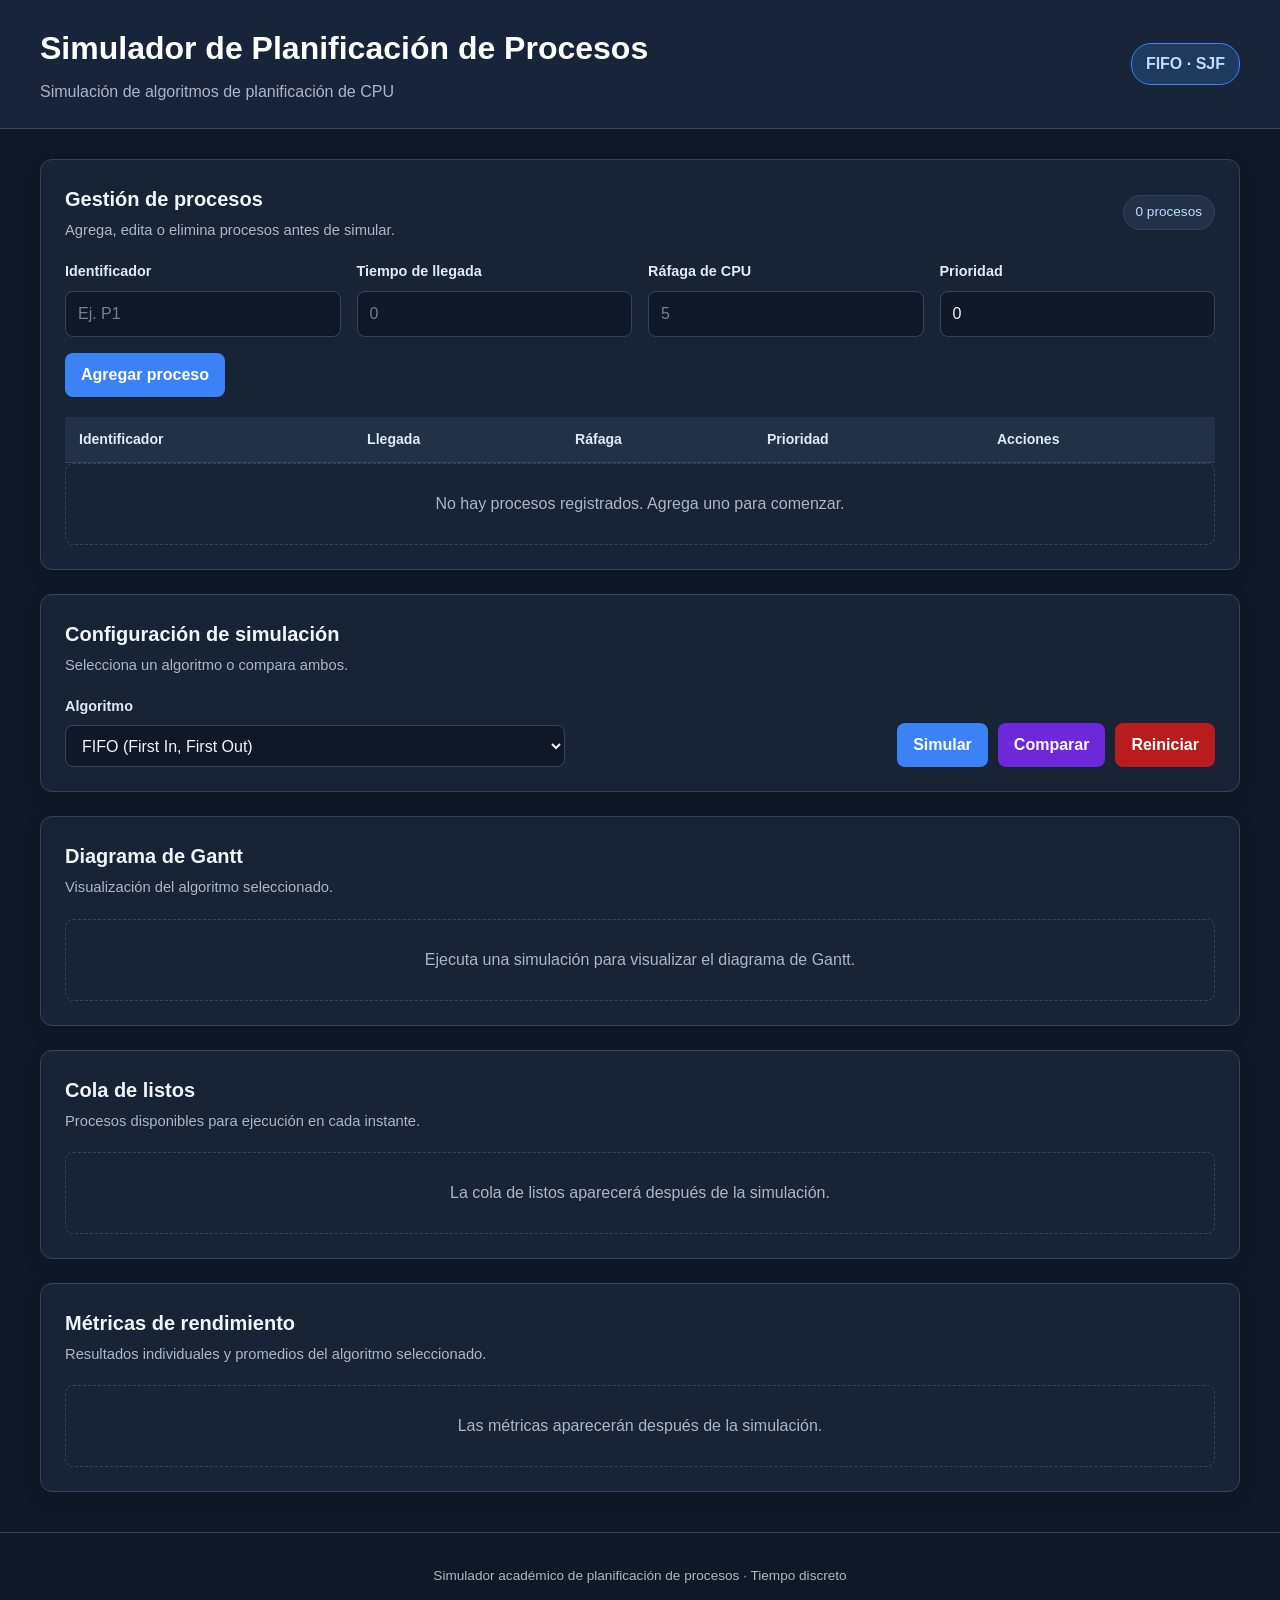
<file: chatgpt/index.html>
<!DOCTYPE html>
<html lang="es">
<head>
    <meta charset="UTF-8">
    <meta name="viewport" content="width=device-width, initial-scale=1.0">
    <title>Simulador de Planificación de Procesos</title>
    <link rel="stylesheet" href="styles.css">
</head>
<body>

    <header class="header">
        <div class="header-content">
            <div>
                <h1>Simulador de Planificación de Procesos</h1>
                <p>Simulación de algoritmos de planificación de CPU</p>
            </div>
            <span class="header-badge">FIFO · SJF</span>
        </div>
    </header>

    <main class="container">

        <!-- Gestión de procesos -->
        <section class="card">
            <div class="section-heading">
                <div>
                    <h2>Gestión de procesos</h2>
                    <p>Agrega, edita o elimina procesos antes de simular.</p>
                </div>
                <span id="processCount" class="counter">0 procesos</span>
            </div>

            <form id="processForm" class="process-form">
                <div class="form-group">
                    <label for="processId">Identificador</label>
                    <input
                        type="text"
                        id="processId"
                        placeholder="Ej. P1"
                        maxlength="12"
                        required
                    >
                </div>

                <div class="form-group">
                    <label for="arrivalTime">Tiempo de llegada</label>
                    <input
                        type="number"
                        id="arrivalTime"
                        min="0"
                        step="1"
                        placeholder="0"
                        required
                    >
                </div>

                <div class="form-group">
                    <label for="burstTime">Ráfaga de CPU</label>
                    <input
                        type="number"
                        id="burstTime"
                        min="1"
                        step="1"
                        placeholder="5"
                        required
                    >
                </div>

                <div class="form-group">
                    <label for="priority">Prioridad</label>
                    <input
                        type="number"
                        id="priority"
                        step="1"
                        placeholder="0"
                        value="0"
                        required
                    >
                </div>

                <div class="form-actions">
                    <button type="submit" id="saveProcessBtn" class="btn btn-primary">
                        Agregar proceso
                    </button>

                    <button type="button" id="cancelEditBtn" class="btn btn-secondary hidden">
                        Cancelar edición
                    </button>
                </div>
            </form>

            <div id="formMessage" class="message hidden" role="alert"></div>

            <div class="table-wrapper">
                <table class="data-table">
                    <thead>
                        <tr>
                            <th>Identificador</th>
                            <th>Llegada</th>
                            <th>Ráfaga</th>
                            <th>Prioridad</th>
                            <th>Acciones</th>
                        </tr>
                    </thead>

                    <tbody id="processTableBody"></tbody>
                </table>

                <div id="emptyProcesses" class="empty-state">
                    No hay procesos registrados. Agrega uno para comenzar.
                </div>
            </div>
        </section>

        <!-- Configuración -->
        <section class="card">
            <div class="section-heading">
                <div>
                    <h2>Configuración de simulación</h2>
                    <p>Selecciona un algoritmo o compara ambos.</p>
                </div>
            </div>

            <div class="simulation-controls">
                <div class="form-group algorithm-group">
                    <label for="algorithm">Algoritmo</label>
                    <select id="algorithm">
                        <option value="fifo">FIFO (First In, First Out)</option>
                        <option value="sjf">SJF (Shortest Job First)</option>
                    </select>
                </div>

                <div class="control-buttons">
                    <button id="simulateBtn" class="btn btn-primary" type="button">
                        Simular
                    </button>

                    <button id="compareBtn" class="btn btn-comparison" type="button">
                        Comparar
                    </button>

                    <button id="resetBtn" class="btn btn-danger" type="button">
                        Reiniciar
                    </button>
                </div>
            </div>

            <div id="simulationMessage" class="message hidden" role="alert"></div>
        </section>

        <!-- Gantt individual -->
        <section class="card">
            <div class="section-heading">
                <div>
                    <h2>Diagrama de Gantt</h2>
                    <p>Visualización del algoritmo seleccionado.</p>
                </div>
            </div>

            <div id="ganttContainer" class="result-container">
                <div class="empty-state">
                    Ejecuta una simulación para visualizar el diagrama de Gantt.
                </div>
            </div>
        </section>

        <!-- Comparación de algoritmos -->
        <section id="comparisonSection" class="card hidden">
            <div class="section-heading">
                <div>
                    <h2>Comparación de algoritmos</h2>
                    <p>FIFO y SJF ejecutados con los mismos procesos y escala temporal.</p>
                </div>
            </div>

            <div class="comparison-gantt-container">
                <div class="comparison-algorithm">
                    <h3>FIFO (First In, First Out)</h3>
                    <div id="comparisonFifoGantt" class="result-container"></div>
                </div>

                <div class="comparison-algorithm">
                    <h3>SJF (Shortest Job First)</h3>
                    <div id="comparisonSjfGantt" class="result-container"></div>
                </div>
            </div>

            <div class="comparison-metrics-wrapper">
                <h3>Comparación de promedios</h3>

                <div id="comparisonMetrics" class="result-container">
                    <div class="empty-state">
                        Ejecuta la comparación para ver los promedios.
                    </div>
                </div>
            </div>
        </section>

        <!-- Cola de listos -->
        <section class="card">
            <div class="section-heading">
                <div>
                    <h2>Cola de listos</h2>
                    <p>Procesos disponibles para ejecución en cada instante.</p>
                </div>
            </div>

            <div id="readyQueueContainer" class="result-container">
                <div class="empty-state">
                    La cola de listos aparecerá después de la simulación.
                </div>
            </div>
        </section>

        <!-- Métricas individuales -->
        <section class="card">
            <div class="section-heading">
                <div>
                    <h2>Métricas de rendimiento</h2>
                    <p>Resultados individuales y promedios del algoritmo seleccionado.</p>
                </div>
            </div>

            <div id="metricsContainer" class="result-container">
                <div class="empty-state">
                    Las métricas aparecerán después de la simulación.
                </div>
            </div>
        </section>

    </main>

    <footer class="footer">
        <p>Simulador académico de planificación de procesos · Tiempo discreto</p>
    </footer>

    <script src="scheduler.js"></script>
    <script src="ui.js"></script>

</body>
</html>
</file>
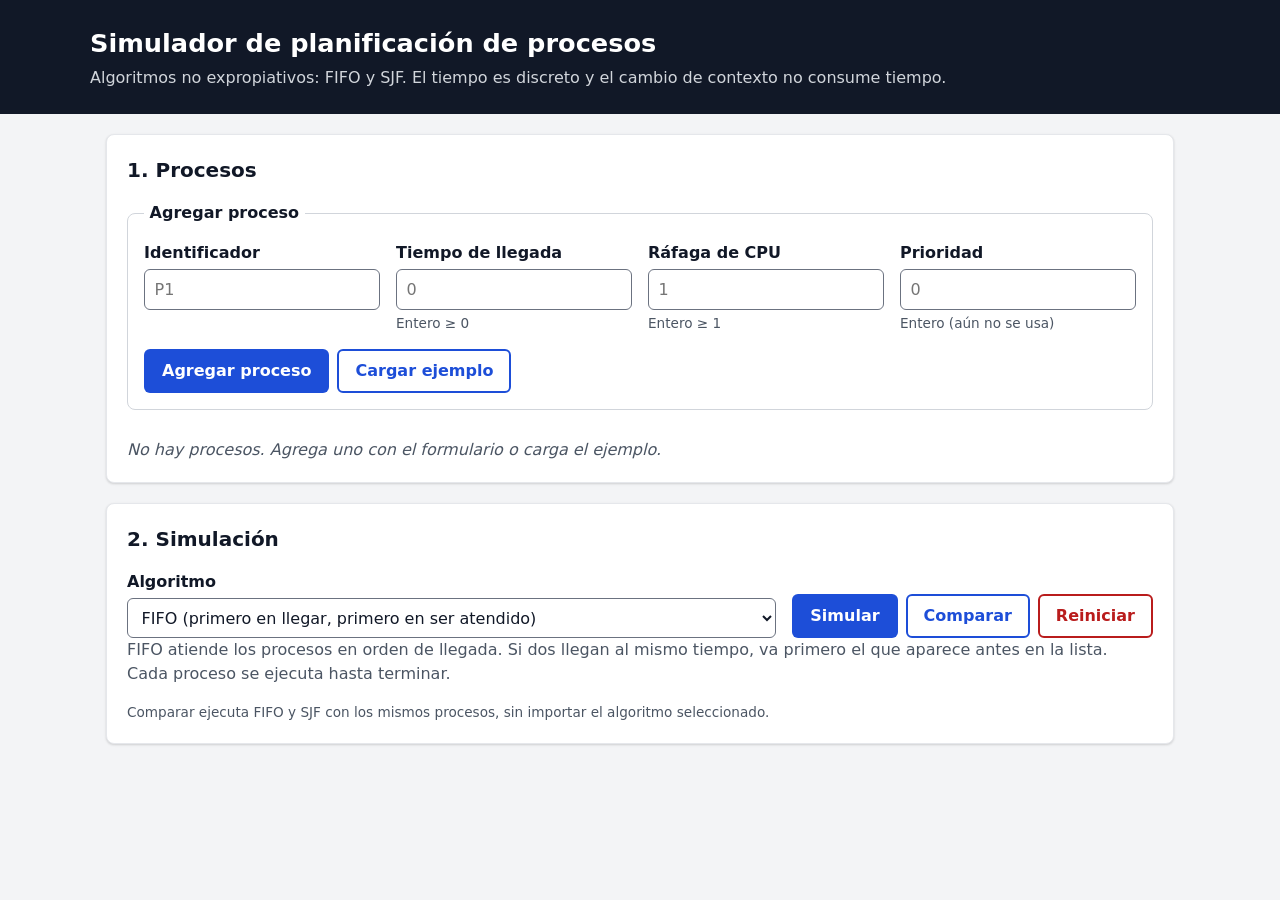
<file: claude/index.html>
<!DOCTYPE html>
<html lang="es">
<head>
  <meta charset="UTF-8">
  <meta name="viewport" content="width=device-width, initial-scale=1">
  <title>Simulador de planificación de procesos</title>
  <link rel="stylesheet" href="styles.css">
</head>
<body>
  <header class="encabezado">
    <h1>Simulador de planificación de procesos</h1>
    <p>Algoritmos no expropiativos: FIFO y SJF. El tiempo es discreto y el cambio de contexto no consume tiempo.</p>
  </header>

  <main>
    <!-- ============ 1. Procesos ============ -->
    <section class="tarjeta" aria-labelledby="titulo-procesos">
      <h2 id="titulo-procesos">1. Procesos</h2>

      <form id="form-proceso" class="formulario" novalidate>
        <fieldset>
          <legend id="leyenda-form">Agregar proceso</legend>
          <div class="campos">
            <div class="campo">
              <label for="campo-id">Identificador</label>
              <input id="campo-id" name="id" type="text" autocomplete="off" maxlength="12" placeholder="P1"
                     aria-describedby="error-id">
              <p class="error-campo" id="error-id" aria-live="polite"></p>
            </div>
            <div class="campo">
              <label for="campo-llegada">Tiempo de llegada</label>
              <input id="campo-llegada" name="llegada" type="number" inputmode="numeric" min="0" step="1" placeholder="0"
                     aria-describedby="ayuda-llegada error-llegada">
              <p class="ayuda" id="ayuda-llegada">Entero ≥ 0</p>
              <p class="error-campo" id="error-llegada" aria-live="polite"></p>
            </div>
            <div class="campo">
              <label for="campo-rafaga">Ráfaga de CPU</label>
              <input id="campo-rafaga" name="rafaga" type="number" inputmode="numeric" min="1" step="1" placeholder="1"
                     aria-describedby="ayuda-rafaga error-rafaga">
              <p class="ayuda" id="ayuda-rafaga">Entero ≥ 1</p>
              <p class="error-campo" id="error-rafaga" aria-live="polite"></p>
            </div>
            <div class="campo">
              <label for="campo-prioridad">Prioridad</label>
              <input id="campo-prioridad" name="prioridad" type="number" inputmode="numeric" step="1" placeholder="0"
                     aria-describedby="ayuda-prioridad error-prioridad">
              <p class="ayuda" id="ayuda-prioridad">Entero (aún no se usa)</p>
              <p class="error-campo" id="error-prioridad" aria-live="polite"></p>
            </div>
          </div>
          <div class="acciones">
            <button type="submit" id="btn-guardar" class="btn btn-primario">Agregar proceso</button>
            <button type="button" id="btn-cancelar" class="btn btn-secundario" hidden>Cancelar edición</button>
            <button type="button" id="btn-ejemplo" class="btn btn-secundario">Cargar ejemplo</button>
          </div>
        </fieldset>
      </form>

      <div class="tabla-envoltura">
        <table class="tabla" id="tabla-procesos">
          <caption class="sr-only">Lista de procesos</caption>
          <thead>
            <tr>
              <th scope="col">#</th>
              <th scope="col">Identificador</th>
              <th scope="col" class="num">Llegada</th>
              <th scope="col" class="num">Ráfaga</th>
              <th scope="col" class="num">Prioridad</th>
              <th scope="col"><span class="sr-only">Acciones</span></th>
            </tr>
          </thead>
          <tbody id="cuerpo-procesos"></tbody>
        </table>
        <p id="sin-procesos" class="vacio">No hay procesos. Agrega uno con el formulario o carga el ejemplo.</p>
      </div>
    </section>

    <!-- ============ 2. Simulación ============ -->
    <section class="tarjeta" aria-labelledby="titulo-simulacion">
      <h2 id="titulo-simulacion">2. Simulación</h2>
      <div class="controles">
        <div class="campo">
          <label for="algoritmo">Algoritmo</label>
          <select id="algoritmo" aria-describedby="descripcion-algoritmo">
            <option value="fifo">FIFO (primero en llegar, primero en ser atendido)</option>
            <option value="sjf">SJF no expropiativo (trabajo más corto primero)</option>
          </select>
        </div>
        <div class="acciones">
          <button type="button" id="btn-simular" class="btn btn-primario">Simular</button>
          <button type="button" id="btn-comparar" class="btn btn-secundario"
                  aria-describedby="ayuda-comparar">Comparar</button>
          <button type="button" id="btn-reiniciar" class="btn btn-peligro">Reiniciar</button>
        </div>
      </div>
      <p id="descripcion-algoritmo" class="descripcion"></p>
      <p id="ayuda-comparar" class="ayuda">Comparar ejecuta FIFO y SJF con los mismos procesos, sin importar el algoritmo seleccionado.</p>
      <p id="estado" class="estado" role="status" aria-live="polite"></p>
    </section>

    <!-- ============ 3. Resultados ============ -->
    <div id="resultados" hidden>
      <section class="tarjeta" aria-labelledby="titulo-gantt">
        <h2 id="titulo-gantt">3. Diagrama de Gantt</h2>
        <p class="descripcion" id="resumen-gantt"></p>
        <div class="gantt-envoltura" id="gantt-contenedor"></div>
        <ul class="leyenda" id="leyenda" aria-label="Leyenda de colores"></ul>
      </section>

      <section class="tarjeta" aria-labelledby="titulo-metricas">
        <h2 id="titulo-metricas">4. Métricas por proceso</h2>
        <div class="tabla-envoltura">
          <table class="tabla" id="tabla-metricas">
            <caption class="sr-only">Tiempos de espera, retorno y respuesta por proceso</caption>
            <thead>
              <tr>
                <th scope="col">Proceso</th>
                <th scope="col" class="num">Llegada</th>
                <th scope="col" class="num">Ráfaga</th>
                <th scope="col" class="num">Inicio</th>
                <th scope="col" class="num">Fin</th>
                <th scope="col" class="num">Espera</th>
                <th scope="col" class="num">Retorno</th>
                <th scope="col" class="num">Respuesta</th>
              </tr>
            </thead>
            <tbody id="cuerpo-metricas"></tbody>
            <tfoot id="pie-metricas"></tfoot>
          </table>
        </div>
        <p class="ayuda formulas">
          Retorno = fin − llegada · Espera = retorno − ráfaga · Respuesta = inicio − llegada
        </p>
      </section>

      <section class="tarjeta" aria-labelledby="titulo-cola">
        <h2 id="titulo-cola">5. Cola de listos en cada instante</h2>
        <p class="descripcion">
          El instante <em>t</em> representa el intervalo [t, t+1). La cola no incluye al proceso en CPU
          y se muestra en el orden en que el algoritmo los atendería.
        </p>
        <div class="tabla-envoltura cola-envoltura">
          <table class="tabla tabla-cola" id="tabla-cola">
            <caption class="sr-only">Proceso en CPU y cola de listos por instante</caption>
            <thead>
              <tr>
                <th scope="col" class="num">Instante</th>
                <th scope="col">En CPU</th>
                <th scope="col">Cola de listos</th>
              </tr>
            </thead>
            <tbody id="cuerpo-cola"></tbody>
          </table>
        </div>
      </section>
    </div>

    <!-- ============ 3. Comparación ============ -->
    <section class="tarjeta" id="comparacion" aria-labelledby="titulo-comparacion" hidden>
      <h2 id="titulo-comparacion">3. Comparación FIFO vs. SJF</h2>
      <p class="descripcion" id="resumen-comparacion"></p>
      <div class="gantt-envoltura" id="comparacion-gantt"></div>
      <ul class="leyenda" id="leyenda-comparacion" aria-label="Leyenda de colores"></ul>

      <h3 class="subtitulo">Promedios por algoritmo</h3>
      <div class="tabla-envoltura">
        <table class="tabla tabla-comparacion" id="tabla-comparacion">
          <caption class="sr-only">Promedios de espera, retorno y respuesta de FIFO y SJF</caption>
          <thead>
            <tr>
              <th scope="col">Algoritmo</th>
              <th scope="col" class="num">Espera promedio</th>
              <th scope="col" class="num">Retorno promedio</th>
              <th scope="col" class="num">Respuesta promedio</th>
            </tr>
          </thead>
          <tbody id="cuerpo-comparacion"></tbody>
          <tfoot id="pie-comparacion"></tfoot>
        </table>
      </div>
      <p class="ayuda formulas">
        En cada columna, el valor más bajo aparece en negrita y con la marca «menor».
        La fila «Diferencia» es SJF − FIFO: un número negativo indica que SJF obtiene un promedio más bajo.
      </p>
    </section>
  </main>

  <script src="scheduler.js"></script>
  <script src="ui.js"></script>
</body>
</html>
</file>
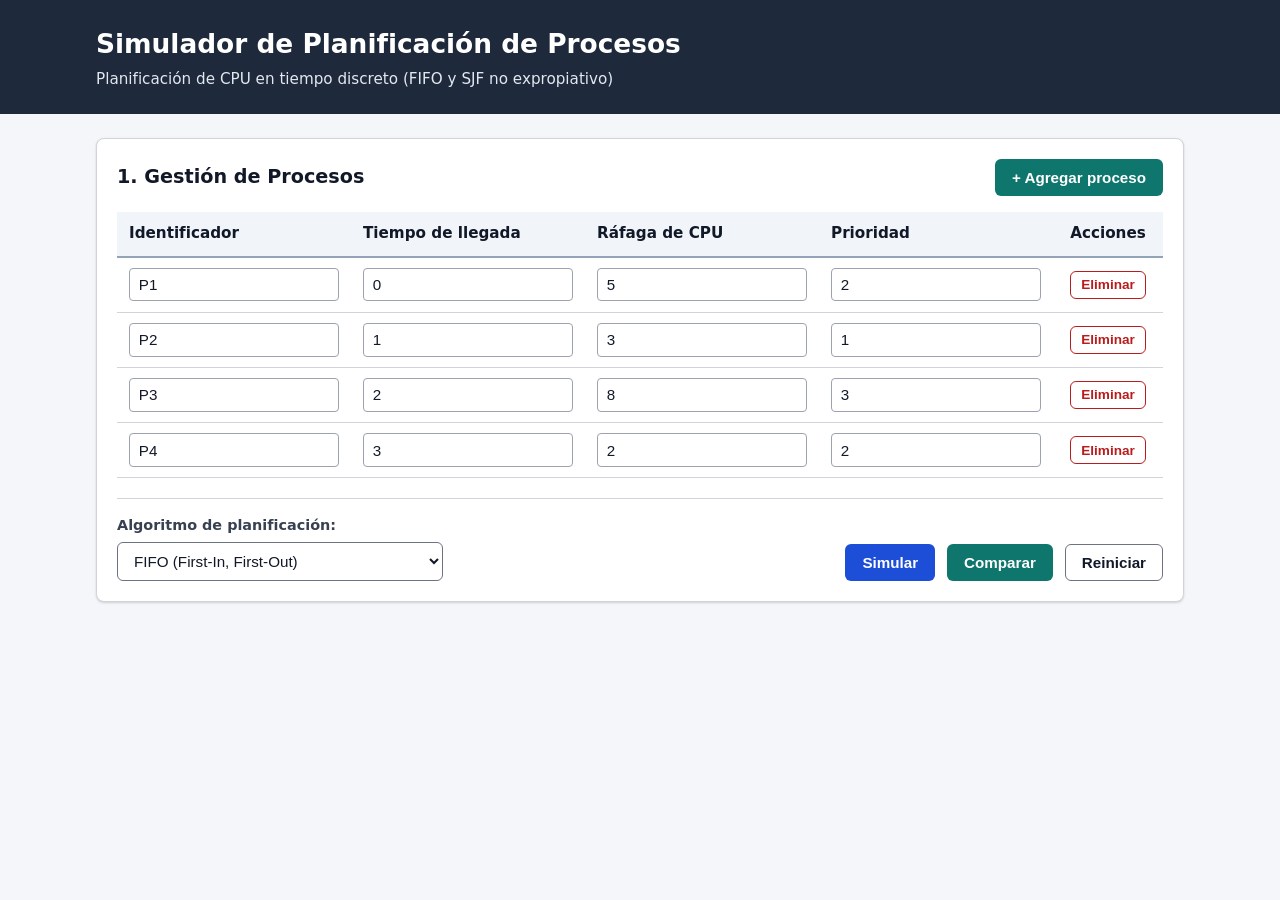
<file: gemini/index.html>
<!DOCTYPE html>
<html lang="es">
<head>
  <meta charset="UTF-8" />
  <meta name="viewport" content="width=device-width, initial-scale=1.0" />
  <title>Simulador de Planificación de Procesos</title>
  <link rel="stylesheet" href="styles.css" />
</head>
<body>
  <header class="app-header">
    <div class="container">
      <h1>Simulador de Planificación de Procesos</h1>
      <p>Planificación de CPU en tiempo discreto (FIFO y SJF no expropiativo)</p>
    </div>
  </header>

  <main class="container">
    <!-- Panel de configuración y procesos -->
    <section class="card" aria-labelledby="titulo-procesos">
      <div class="card-header">
        <h2 id="titulo-procesos">1. Gestión de Procesos</h2>
        <button type="button" id="btn-agregar-fila" class="btn btn-secondary">
          + Agregar proceso
        </button>
      </div>

      <div id="mensaje-error" class="alert alert-error" role="alert" hidden></div>

      <div class="table-responsive">
        <table id="tabla-procesos">
          <thead>
            <tr>
              <th scope="col">Identificador</th>
              <th scope="col">Tiempo de llegada</th>
              <th scope="col">Ráfaga de CPU</th>
              <th scope="col">Prioridad</th>
              <th scope="col" class="col-acciones">Acciones</th>
            </tr>
          </thead>
          <tbody id="tbody-procesos">
            <!-- Filas generadas dinámicamente por ui.js -->
          </tbody>
        </table>
      </div>

      <div class="controls-bar">
        <div class="control-group">
          <label for="select-algoritmo">Algoritmo de planificación:</label>
          <select id="select-algoritmo" name="algoritmo">
            <option value="FIFO">FIFO (First-In, First-Out)</option>
            <option value="SJF">SJF (Shortest Job First - No expropiativo)</option>
          </select>
        </div>

        <div class="control-actions">
          <button type="button" id="btn-simular" class="btn btn-primary">
            Simular
          </button>
          <button type="button" id="btn-comparar" class="btn btn-secondary">
            Comparar
          </button>
          <button type="button" id="btn-reiniciar" class="btn btn-outline">
            Reiniciar
          </button>
        </div>
      </div>
    </section>

    <!-- Panel de resultados (Simulación individual) -->
    <section id="panel-resultados" class="resultados-grid" hidden>
      <!-- Diagrama de Gantt -->
      <article class="card full-width" aria-labelledby="titulo-gantt">
        <div class="card-header">
          <h2 id="titulo-gantt">2. Diagrama de Gantt</h2>
          <span id="badge-algoritmo" class="badge"></span>
        </div>
        <div id="gantt-wrapper" class="gantt-wrapper">
          <div id="gantt-chart" class="gantt-chart" role="img" aria-label="Diagrama de Gantt de ejecución"></div>
          <div id="gantt-axis" class="gantt-axis"></div>
        </div>
      </article>

      <!-- Tabla de métricas -->
      <article class="card" aria-labelledby="titulo-metricas">
        <h2 id="titulo-metricas">3. Métricas por Proceso</h2>
        <div class="table-responsive">
          <table id="tabla-metricas">
            <thead>
              <tr>
                <th scope="col">Proceso</th>
                <th scope="col">Llegada</th>
                <th scope="col">Ráfaga</th>
                <th scope="col">Espera</th>
                <th scope="col">Retorno</th>
                <th scope="col">Respuesta</th>
              </tr>
            </thead>
            <tbody id="tbody-metricas"></tbody>
            <tfoot id="tfoot-metricas"></tfoot>
          </table>
        </div>
      </article>

      <!-- Cola de listos por instante -->
      <article class="card" aria-labelledby="titulo-cola">
        <h2 id="titulo-cola">4. Cola de Listos por Instante</h2>
        <div class="table-responsive max-h-scroll">
          <table id="tabla-cola">
            <thead>
              <tr>
                <th scope="col">Instante (t)</th>
                <th scope="col">En ejecución</th>
                <th scope="col">Cola de listos</th>
              </tr>
            </thead>
            <tbody id="tbody-cola"></tbody>
          </table>
        </div>
      </article>
    </section>

    <!-- Panel de comparación FIFO vs SJF -->
    <section id="panel-comparacion" class="resultados-grid" hidden aria-labelledby="titulo-comparacion">
      <article class="card full-width">
        <div class="card-header">
          <h2 id="titulo-comparacion">Comparación: FIFO vs. SJF (No expropiativo)</h2>
          <span id="badge-escala-comparacion" class="badge"></span>
        </div>

        <div class="comparacion-gantt-stack">
          <div class="gantt-fila">
            <h3 class="gantt-subtitulo">FIFO</h3>
            <div class="gantt-wrapper">
              <div id="gantt-chart-fifo" class="gantt-chart" role="img" aria-label="Diagrama de Gantt FIFO"></div>
              <div id="gantt-axis-fifo" class="gantt-axis"></div>
            </div>
          </div>

          <div class="gantt-fila">
            <h3 class="gantt-subtitulo">SJF (No expropiativo)</h3>
            <div class="gantt-wrapper">
              <div id="gantt-chart-sjf" class="gantt-chart" role="img" aria-label="Diagrama de Gantt SJF"></div>
              <div id="gantt-axis-sjf" class="gantt-axis"></div>
            </div>
          </div>
        </div>
      </article>

      <article class="card full-width" aria-labelledby="titulo-tabla-comparacion">
        <h2 id="titulo-tabla-comparacion">Promedio de Tiempos por Algoritmo</h2>
        <div class="table-responsive">
          <table id="tabla-comparacion-promedios">
            <thead>
              <tr>
                <th scope="col">Algoritmo</th>
                <th scope="col">Promedio de espera</th>
                <th scope="col">Promedio de retorno</th>
                <th scope="col">Promedio de respuesta</th>
              </tr>
            </thead>
            <tbody id="tbody-comparacion-promedios"></tbody>
          </table>
        </div>
      </article>
    </section>
  </main>

  <script type="module" src="ui.js"></script>
</body>
</html>
</file>
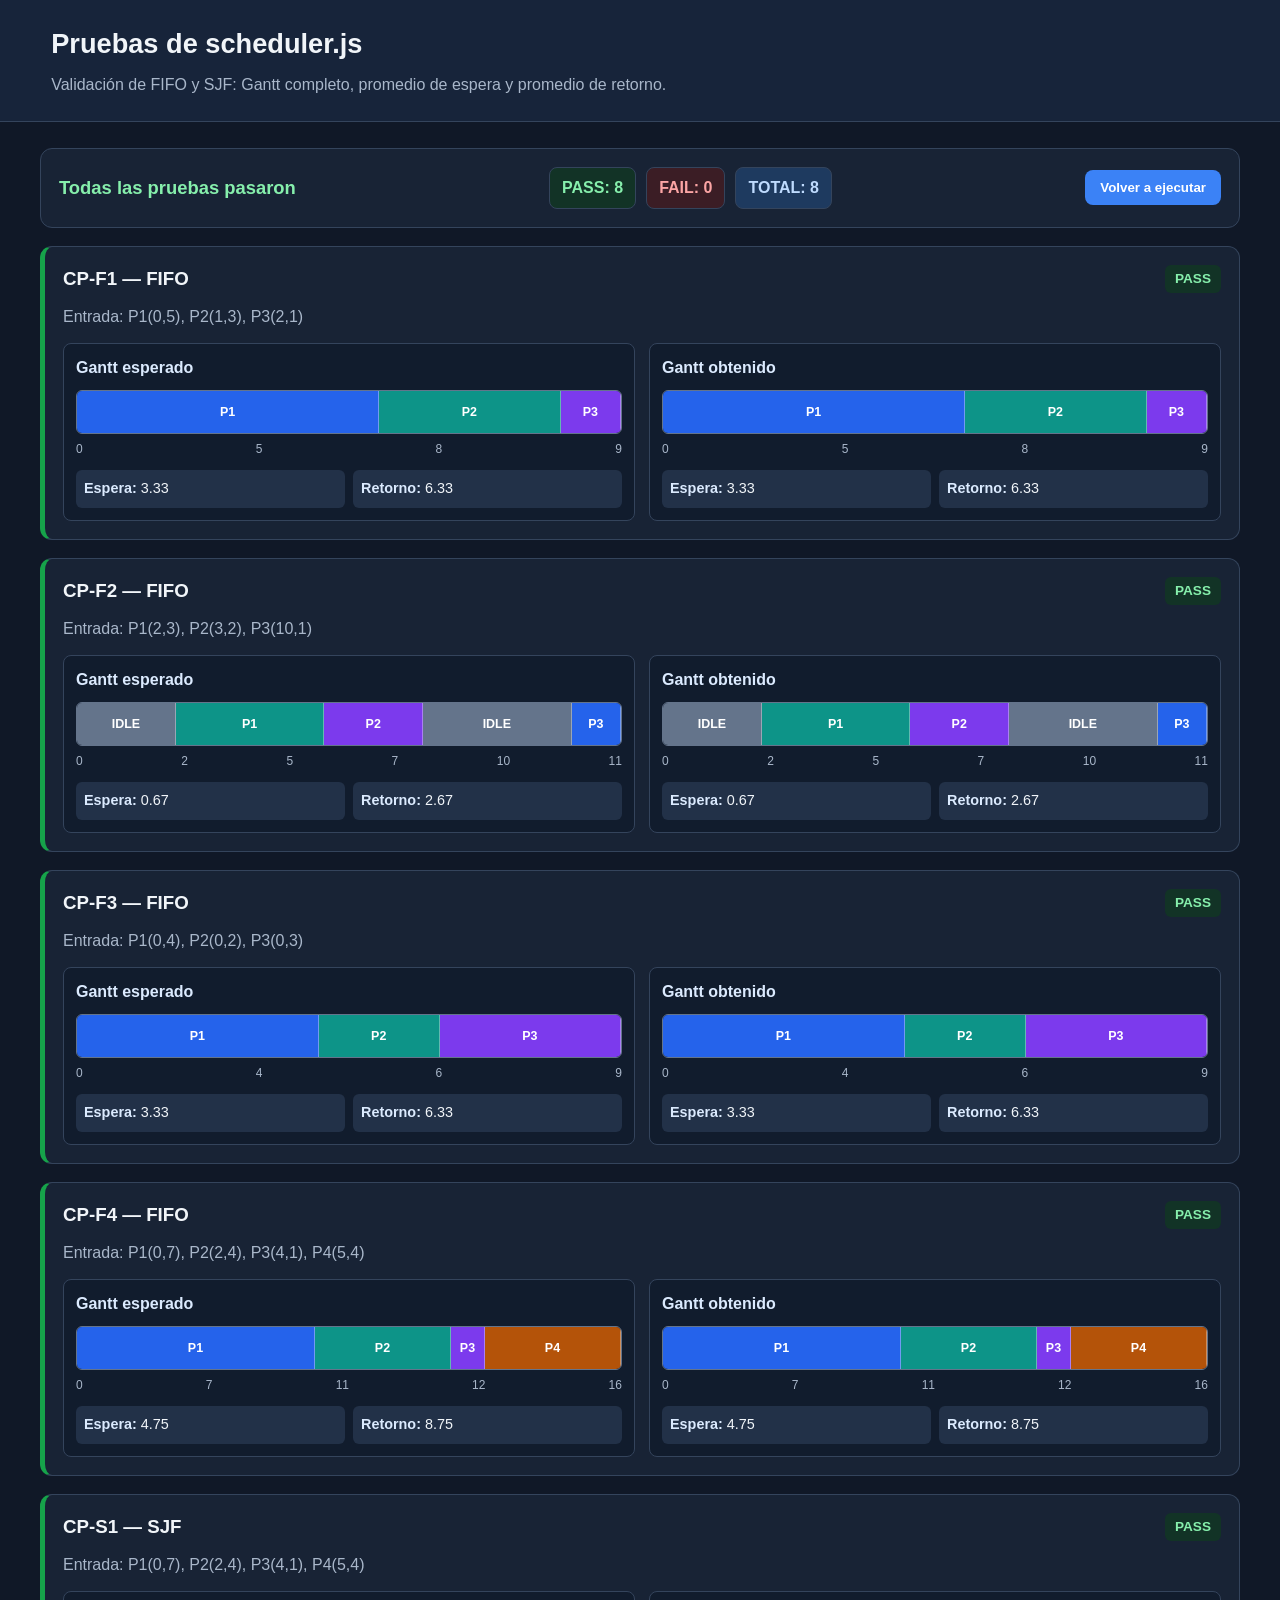
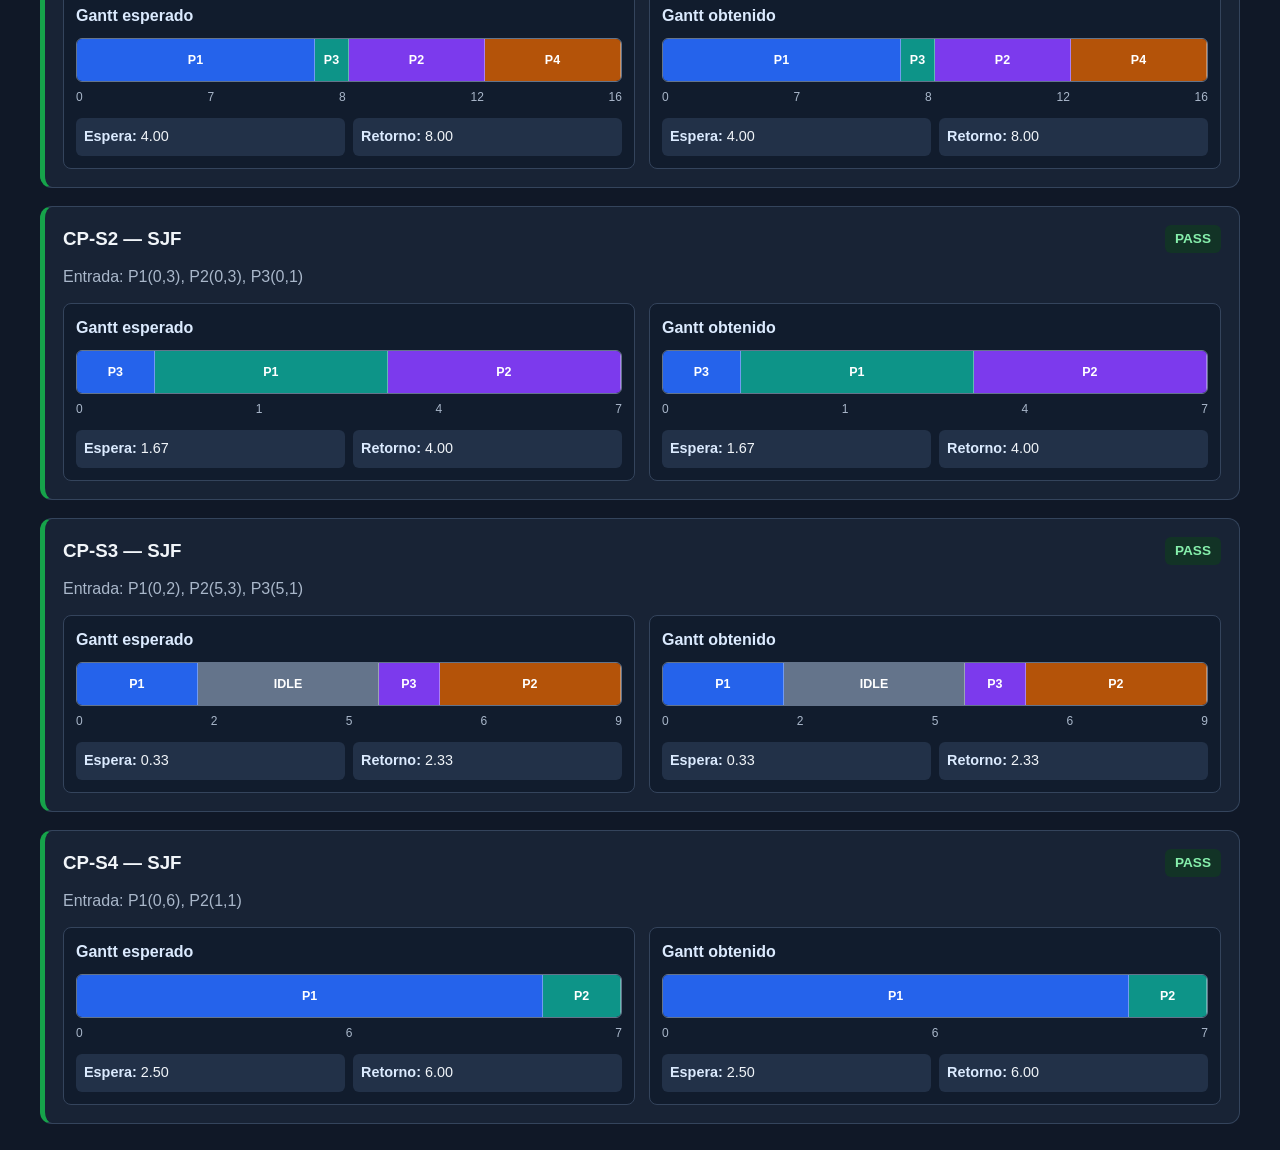
<file: chatgpt/tests.html>
<!DOCTYPE html>
<html lang="es">
<head>
    <meta charset="UTF-8">
    <meta name="viewport" content="width=device-width, initial-scale=1.0">
    <title>Pruebas de Scheduler FIFO y SJF</title>
    <style>
        :root {
            --bg: #101827;
            --surface: #182335;
            --surface2: #223148;
            --border: #34445c;
            --text: #f1f5f9;
            --muted: #a9b7ca;
            --green: #16a34a;
            --green-bg: #123326;
            --red: #dc2626;
            --red-bg: #3b1d25;
            --blue: #3b82f6;
            --idle: #64748b;
        }

        * { box-sizing: border-box; }

        body {
            margin: 0;
            background: var(--bg);
            color: var(--text);
            font-family: Arial, Helvetica, sans-serif;
            line-height: 1.5;
        }

        header {
            padding: 24px 4%;
            background: #17243a;
            border-bottom: 1px solid var(--border);
        }

        header h1 { margin: 0 0 8px; font-size: 1.7rem; }
        header p { margin: 0; color: var(--muted); }

        main {
            width: min(1200px, 94%);
            margin: 26px auto;
        }

        .summary, .test-card {
            background: var(--surface);
            border: 1px solid var(--border);
            border-radius: 12px;
            padding: 18px;
            margin-bottom: 18px;
        }

        .summary {
            display: flex;
            align-items: center;
            justify-content: space-between;
            flex-wrap: wrap;
            gap: 12px;
        }

        .summary h2 { margin: 0; font-size: 1.15rem; }
        .summary-stats { display: flex; gap: 10px; flex-wrap: wrap; }

        .stat {
            border: 1px solid var(--border);
            border-radius: 8px;
            padding: 8px 12px;
            font-weight: bold;
        }

        .stat.pass { color: #86efac; background: var(--green-bg); }
        .stat.fail { color: #fca5a5; background: var(--red-bg); }
        .stat.total { color: #bfdbfe; background: #1e3a5f; }

        .test-card.pass { border-left: 5px solid var(--green); }
        .test-card.fail { border-left: 5px solid var(--red); }

        .test-head {
            display: flex;
            align-items: center;
            justify-content: space-between;
            gap: 12px;
            flex-wrap: wrap;
            margin-bottom: 12px;
        }

        .test-head h3 { margin: 0; }
        .status {
            font-weight: bold;
            border-radius: 6px;
            padding: 4px 10px;
            font-size: 0.85rem;
        }

        .status.pass { background: var(--green-bg); color: #86efac; }
        .status.fail { background: var(--red-bg); color: #fca5a5; }

        .details {
            color: var(--muted);
            margin: 0 0 14px;
        }

        .test-grid {
            display: grid;
            grid-template-columns: repeat(2, minmax(0, 1fr));
            gap: 14px;
        }

        .panel {
            background: #111c2d;
            border: 1px solid var(--border);
            border-radius: 8px;
            padding: 12px;
            min-width: 0;
        }

        .panel h4 { margin: 0 0 10px; color: #dbeafe; }

        .gantt {
            display: flex;
            overflow: hidden;
            min-height: 44px;
            border: 1px solid #64748b;
            border-radius: 6px;
        }

        .segment {
            flex: 0 0 auto;
            display: flex;
            justify-content: center;
            align-items: center;
            min-width: 0;
            padding: 4px 2px;
            color: white;
            font-size: 0.78rem;
            font-weight: bold;
            border-right: 1px solid rgba(255,255,255,.35);
            overflow: hidden;
            white-space: nowrap;
        }

        .segment.idle { background: var(--idle); }
        .segment.process { background: #2563eb; }
        .segment.process:nth-child(2n) { background: #0d9488; }
        .segment.process:nth-child(3n) { background: #7c3aed; }
        .segment.process:nth-child(4n) { background: #b45309; }

        .gantt-labels {
            display: flex;
            justify-content: space-between;
            color: var(--muted);
            font-size: 0.75rem;
            margin-top: 6px;
        }

        .metrics {
            display: grid;
            grid-template-columns: repeat(2, minmax(0, 1fr));
            gap: 8px;
            margin-top: 12px;
        }

        .metric {
            background: var(--surface2);
            border-radius: 6px;
            padding: 8px;
            font-size: 0.9rem;
        }

        .metric strong { color: #dbeafe; }

        .error-list {
            margin: 12px 0 0;
            padding-left: 20px;
            color: #fca5a5;
        }

        .overall-error {
            padding: 14px;
            border: 1px solid var(--red);
            border-radius: 8px;
            color: #fecaca;
            background: var(--red-bg);
            margin-bottom: 18px;
        }

        .rerun {
            padding: 10px 15px;
            border: 0;
            border-radius: 8px;
            background: var(--blue);
            color: white;
            font-weight: bold;
            cursor: pointer;
        }

        .rerun:hover { background: #2563eb; }

        @media (max-width: 720px) {
            .test-grid { grid-template-columns: 1fr; }
            header h1 { font-size: 1.35rem; }
        }
    </style>
</head>
<body>
    <header>
        <h1>Pruebas de scheduler.js</h1>
        <p>Validación de FIFO y SJF: Gantt completo, promedio de espera y promedio de retorno.</p>
    </header>

    <main>
        <section class="summary" aria-live="polite">
            <h2 id="summaryTitle">Ejecutando pruebas…</h2>
            <div class="summary-stats">
                <span id="passStat" class="stat pass">PASS: 0</span>
                <span id="failStat" class="stat fail">FAIL: 0</span>
                <span id="totalStat" class="stat total">TOTAL: 8</span>
            </div>
            <button class="rerun" id="rerunBtn" type="button">Volver a ejecutar</button>
        </section>

        <div id="globalError" class="overall-error" hidden></div>
        <section id="testResults" aria-live="polite"></section>
    </main>

    <!-- scheduler.js debe estar en la misma carpeta que tests.html -->
    <script src="scheduler.js"></script>
    <script>
        "use strict";

        const TOLERANCE = 0.01;

        const testCases = [
            {
                id: "CP-F1",
                algorithm: "FIFO",
                input: [
                    { id: "P1", llegada: 0, rafaga: 5, prioridad: 0 },
                    { id: "P2", llegada: 1, rafaga: 3, prioridad: 0 },
                    { id: "P3", llegada: 2, rafaga: 1, prioridad: 0 }
                ],
                expectedGantt: [
                    { id: "P1", inicio: 0, fin: 5 },
                    { id: "P2", inicio: 5, fin: 8 },
                    { id: "P3", inicio: 8, fin: 9 }
                ],
                expectedWait: 3.33,
                expectedTurnaround: 6.33
            },
            {
                id: "CP-F2",
                algorithm: "FIFO",
                input: [
                    { id: "P1", llegada: 2, rafaga: 3, prioridad: 0 },
                    { id: "P2", llegada: 3, rafaga: 2, prioridad: 0 },
                    { id: "P3", llegada: 10, rafaga: 1, prioridad: 0 }
                ],
                expectedGantt: [
                    { id: "IDLE", inicio: 0, fin: 2 },
                    { id: "P1", inicio: 2, fin: 5 },
                    { id: "P2", inicio: 5, fin: 7 },
                    { id: "IDLE", inicio: 7, fin: 10 },
                    { id: "P3", inicio: 10, fin: 11 }
                ],
                expectedWait: 0.67,
                expectedTurnaround: 2.67
            },
            {
                id: "CP-F3",
                algorithm: "FIFO",
                input: [
                    { id: "P1", llegada: 0, rafaga: 4, prioridad: 0 },
                    { id: "P2", llegada: 0, rafaga: 2, prioridad: 0 },
                    { id: "P3", llegada: 0, rafaga: 3, prioridad: 0 }
                ],
                expectedGantt: [
                    { id: "P1", inicio: 0, fin: 4 },
                    { id: "P2", inicio: 4, fin: 6 },
                    { id: "P3", inicio: 6, fin: 9 }
                ],
                expectedWait: 3.33,
                expectedTurnaround: 6.33
            },
            {
                id: "CP-F4",
                algorithm: "FIFO",
                input: [
                    { id: "P1", llegada: 0, rafaga: 7, prioridad: 0 },
                    { id: "P2", llegada: 2, rafaga: 4, prioridad: 0 },
                    { id: "P3", llegada: 4, rafaga: 1, prioridad: 0 },
                    { id: "P4", llegada: 5, rafaga: 4, prioridad: 0 }
                ],
                expectedGantt: [
                    { id: "P1", inicio: 0, fin: 7 },
                    { id: "P2", inicio: 7, fin: 11 },
                    { id: "P3", inicio: 11, fin: 12 },
                    { id: "P4", inicio: 12, fin: 16 }
                ],
                expectedWait: 4.75,
                expectedTurnaround: 8.75
            },
            {
                id: "CP-S1",
                algorithm: "SJF",
                input: [
                    { id: "P1", llegada: 0, rafaga: 7, prioridad: 0 },
                    { id: "P2", llegada: 2, rafaga: 4, prioridad: 0 },
                    { id: "P3", llegada: 4, rafaga: 1, prioridad: 0 },
                    { id: "P4", llegada: 5, rafaga: 4, prioridad: 0 }
                ],
                expectedGantt: [
                    { id: "P1", inicio: 0, fin: 7 },
                    { id: "P3", inicio: 7, fin: 8 },
                    { id: "P2", inicio: 8, fin: 12 },
                    { id: "P4", inicio: 12, fin: 16 }
                ],
                expectedWait: 4.0,
                expectedTurnaround: 8.0
            },
            {
                id: "CP-S2",
                algorithm: "SJF",
                input: [
                    { id: "P1", llegada: 0, rafaga: 3, prioridad: 0 },
                    { id: "P2", llegada: 0, rafaga: 3, prioridad: 0 },
                    { id: "P3", llegada: 0, rafaga: 1, prioridad: 0 }
                ],
                expectedGantt: [
                    { id: "P3", inicio: 0, fin: 1 },
                    { id: "P1", inicio: 1, fin: 4 },
                    { id: "P2", inicio: 4, fin: 7 }
                ],
                expectedWait: 1.67,
                expectedTurnaround: 4.0
            },
            {
                id: "CP-S3",
                algorithm: "SJF",
                input: [
                    { id: "P1", llegada: 0, rafaga: 2, prioridad: 0 },
                    { id: "P2", llegada: 5, rafaga: 3, prioridad: 0 },
                    { id: "P3", llegada: 5, rafaga: 1, prioridad: 0 }
                ],
                expectedGantt: [
                    { id: "P1", inicio: 0, fin: 2 },
                    { id: "IDLE", inicio: 2, fin: 5 },
                    { id: "P3", inicio: 5, fin: 6 },
                    { id: "P2", inicio: 6, fin: 9 }
                ],
                expectedWait: 0.33,
                expectedTurnaround: 2.33
            },
            {
                id: "CP-S4",
                algorithm: "SJF",
                input: [
                    { id: "P1", llegada: 0, rafaga: 6, prioridad: 0 },
                    { id: "P2", llegada: 1, rafaga: 1, prioridad: 0 }
                ],
                expectedGantt: [
                    { id: "P1", inicio: 0, fin: 6 },
                    { id: "P2", inicio: 6, fin: 7 }
                ],
                expectedWait: 2.5,
                expectedTurnaround: 6.0
            }
        ];

        const testResultsElement = document.getElementById("testResults");
        const globalErrorElement = document.getElementById("globalError");
        const summaryTitleElement = document.getElementById("summaryTitle");
        const passStatElement = document.getElementById("passStat");
        const failStatElement = document.getElementById("failStat");
        const totalStatElement = document.getElementById("totalStat");

        function getSchedulerFunction(algorithm) {
            // Compatible con el objeto global Scheduler usado por la interfaz.
            if (window.Scheduler && typeof window.Scheduler[algorithm.toLowerCase()] === "function") {
                return window.Scheduler[algorithm.toLowerCase()];
            }

            // Compatibilidad adicional si scheduler.js expone funciones globales.
            const globalFunction = window[algorithm.toLowerCase()];
            if (typeof globalFunction === "function") {
                return globalFunction;
            }

            throw new Error(
                "No se encontró la función " + algorithm.toLowerCase() +
                ". Verifica que scheduler.js exponga Scheduler." + algorithm.toLowerCase() + "(procesos)."
            );
        }

        function normalizeGantt(gantt) {
            if (!Array.isArray(gantt)) {
                throw new Error("El resultado no contiene una lista Gantt válida.");
            }

            return gantt.map(segment => ({
                id: String(segment.id),
                inicio: Number(segment.inicio),
                fin: Number(segment.fin)
            }));
        }

        function compareGantt(expected, actual) {
            const errors = [];

            if (expected.length !== actual.length) {
                errors.push(
                    "Cantidad de tramos distinta: esperado " + expected.length +
                    ", obtenido " + actual.length + "."
                );
            }

            const length = Math.min(expected.length, actual.length);

            for (let i = 0; i < length; i++) {
                const e = expected[i];
                const a = actual[i];

                if (e.id !== a.id || e.inicio !== a.inicio || e.fin !== a.fin) {
                    errors.push(
                        "Tramo " + (i + 1) + ": esperado " +
                        e.id + "(" + e.inicio + "-" + e.fin + "), obtenido " +
                        a.id + "(" + a.inicio + "-" + a.fin + ")."
                    );
                }
            }

            return errors;
        }

        function getAverage(result, key) {
            if (!result || !result.promedios) {
                throw new Error("El resultado no contiene el objeto promedios.");
            }

            const value = Number(result.promedios[key]);

            if (!Number.isFinite(value)) {
                throw new Error("Promedio '" + key + "' ausente o inválido.");
            }

            return value;
        }

        function compareAverage(label, expected, actual) {
            const difference = Math.abs(expected - actual);

            if (difference > TOLERANCE) {
                return label + ": esperado " + expected.toFixed(2) +
                    ", obtenido " + actual.toFixed(2) +
                    " (diferencia " + difference.toFixed(3) +
                    ", tolerancia " + TOLERANCE.toFixed(2) + ").";
            }

            return null;
        }

        function ganttMarkup(gantt) {
            if (!gantt.length) {
                return '<p class="details">Gantt vacío.</p>';
            }

            const start = Math.min(...gantt.map(s => s.inicio));
            const end = Math.max(...gantt.map(s => s.fin));
            const total = Math.max(end - start, 1);

            const blocks = gantt.map(segment => {
                const duration = segment.fin - segment.inicio;
                const idle = segment.id === "IDLE";
                const width = (duration / total) * 100;

                return `
                    <div class="segment ${idle ? "idle" : "process"}"
                         style="width:${width}%"
                         title="${escapeHtml(segment.id)}: ${segment.inicio}–${segment.fin}">
                        ${escapeHtml(segment.id)}
                    </div>
                `;
            }).join("");

            const labels = gantt.map(s => s.inicio);
            labels.push(gantt[gantt.length - 1].fin);

            return `
                <div class="gantt">${blocks}</div>
                <div class="gantt-labels">
                    ${labels.map(t => `<span>${t}</span>`).join("")}
                </div>
            `;
        }

        function escapeHtml(value) {
            return String(value)
                .replaceAll("&", "&amp;")
                .replaceAll("<", "&lt;")
                .replaceAll(">", "&gt;")
                .replaceAll('"', "&quot;")
                .replaceAll("'", "&#039;");
        }

        function runOneTest(test) {
            const errors = [];

            const functionName = test.algorithm.toLowerCase();
            const schedulerFunction = getSchedulerFunction(test.algorithm);

            // Se copia la entrada para evitar que un algoritmo altere los datos de otros casos.
            const inputCopy = test.input.map(p => ({ ...p }));
            const result = schedulerFunction(inputCopy);

            const actualGantt = normalizeGantt(result.gantt);
            errors.push(...compareGantt(test.expectedGantt, actualGantt));

            const actualWait = getAverage(result, "espera");
            const actualTurnaround = getAverage(result, "retorno");

            const waitError = compareAverage(
                "Promedio de espera",
                test.expectedWait,
                actualWait
            );

            const turnaroundError = compareAverage(
                "Promedio de retorno",
                test.expectedTurnaround,
                actualTurnaround
            );

            if (waitError) errors.push(waitError);
            if (turnaroundError) errors.push(turnaroundError);

            return {
                passed: errors.length === 0,
                errors,
                actualGantt,
                actualWait,
                actualTurnaround,
                algorithm: functionName
            };
        }

        function renderTest(test, result) {
            const expectedGanttHTML = ganttMarkup(test.expectedGantt);
            const actualGanttHTML = ganttMarkup(result.actualGantt);

            const statusClass = result.passed ? "pass" : "fail";
            const statusText = result.passed ? "PASS" : "FAIL";

            const errorsHTML = result.errors.length
                ? `<ul class="error-list">${result.errors.map(error =>
                    `<li>${escapeHtml(error)}</li>`).join("")}</ul>`
                : "";

            const card = document.createElement("article");
            card.className = "test-card " + statusClass;

            card.innerHTML = `
                <div class="test-head">
                    <h3>${escapeHtml(test.id)} — ${escapeHtml(test.algorithm)}</h3>
                    <span class="status ${statusClass}">${statusText}</span>
                </div>

                <p class="details">
                    Entrada: ${test.input.map(p =>
                        `${escapeHtml(p.id)}(${p.llegada},${p.rafaga})`
                    ).join(", ")}
                </p>

                <div class="test-grid">
                    <div class="panel">
                        <h4>Gantt esperado</h4>
                        ${expectedGanttHTML}
                        <div class="metrics">
                            <div class="metric">
                                <strong>Espera:</strong> ${test.expectedWait.toFixed(2)}
                            </div>
                            <div class="metric">
                                <strong>Retorno:</strong> ${test.expectedTurnaround.toFixed(2)}
                            </div>
                        </div>
                    </div>

                    <div class="panel">
                        <h4>Gantt obtenido</h4>
                        ${actualGanttHTML}
                        <div class="metrics">
                            <div class="metric">
                                <strong>Espera:</strong> ${result.actualWait.toFixed(2)}
                            </div>
                            <div class="metric">
                                <strong>Retorno:</strong> ${result.actualTurnaround.toFixed(2)}
                            </div>
                        </div>
                    </div>
                </div>

                ${errorsHTML}
            `;

            return card;
        }

        function runAllTests() {
            testResultsElement.innerHTML = "";
            globalErrorElement.hidden = true;
            globalErrorElement.textContent = "";

            let passed = 0;
            let failed = 0;

            testCases.forEach(test => {
                try {
                    const result = runOneTest(test);
                    testResultsElement.appendChild(renderTest(test, result));

                    if (result.passed) {
                        passed++;
                    } else {
                        failed++;
                    }
                } catch (error) {
                    failed++;

                    const card = document.createElement("article");
                    card.className = "test-card fail";
                    card.innerHTML = `
                        <div class="test-head">
                            <h3>${escapeHtml(test.id)} — ${escapeHtml(test.algorithm)}</h3>
                            <span class="status fail">FAIL</span>
                        </div>
                        <div class="overall-error">
                            Error al ejecutar el caso: ${escapeHtml(error.message)}
                        </div>
                    `;
                    testResultsElement.appendChild(card);
                }
            });

            passStatElement.textContent = "PASS: " + passed;
            failStatElement.textContent = "FAIL: " + failed;
            totalStatElement.textContent = "TOTAL: " + testCases.length;

            summaryTitleElement.textContent =
                failed === 0
                    ? "Todas las pruebas pasaron"
                    : "Se encontraron fallos";

            summaryTitleElement.style.color =
                failed === 0 ? "#86efac" : "#fca5a5";
        }

        document.getElementById("rerunBtn").addEventListener("click", runAllTests);

        // Ejecutar automáticamente al cargar la página.
        runAllTests();
    </script>
</body>
</html>
</file>
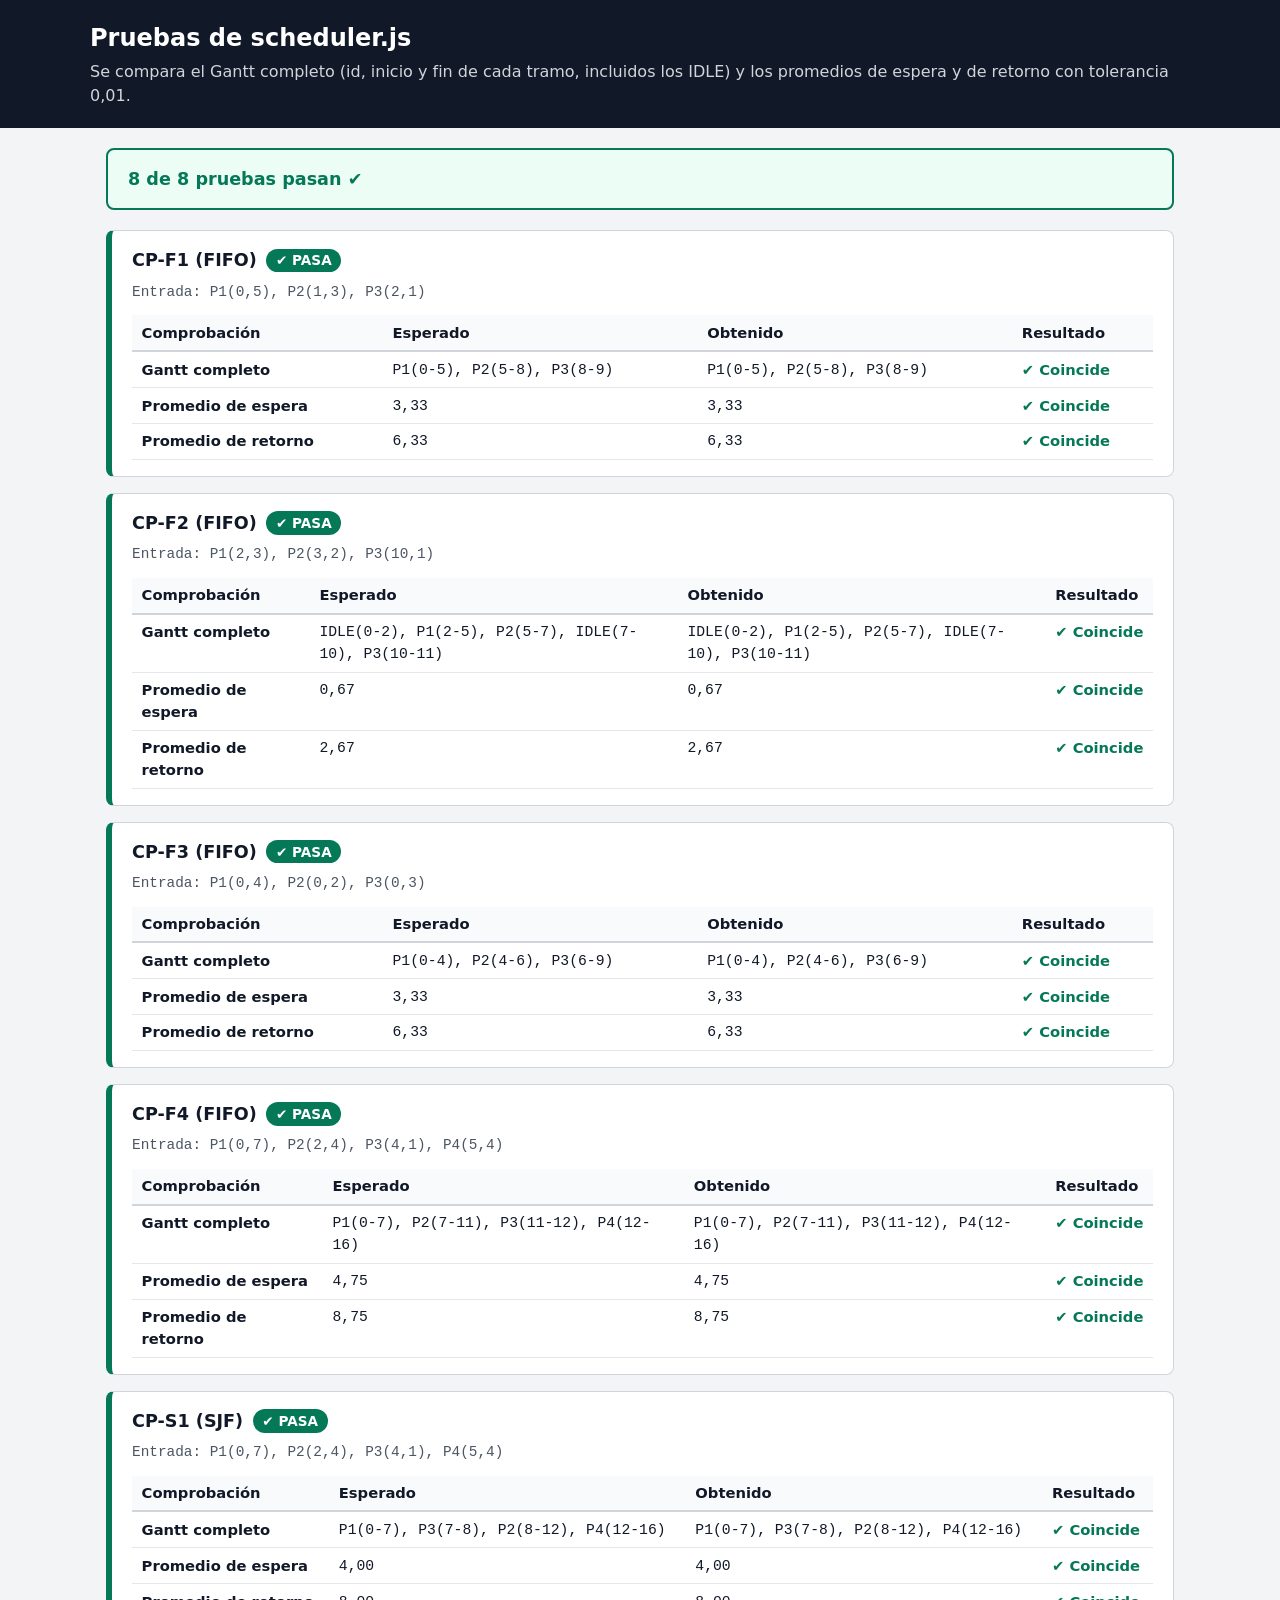
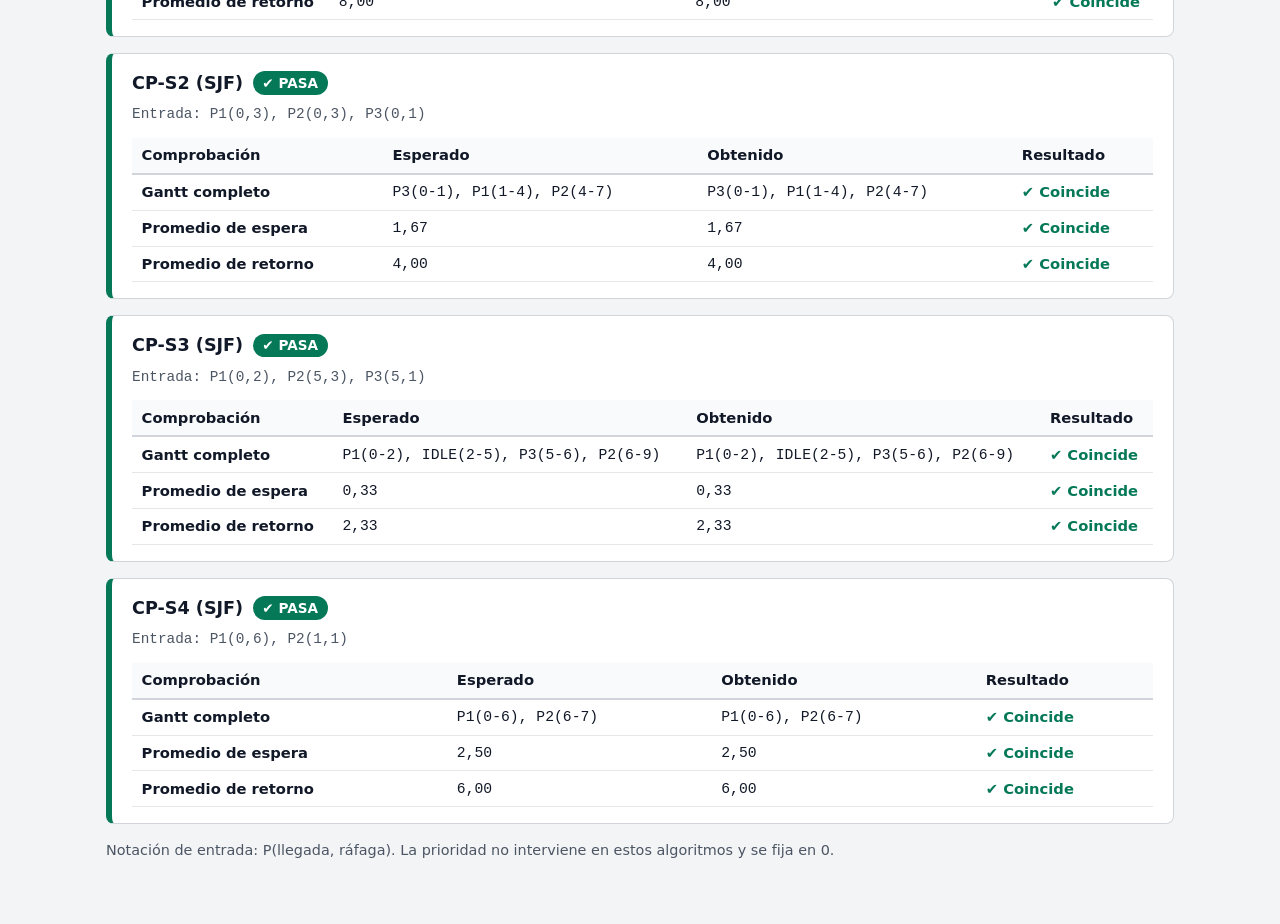
<file: claude/tests.html>
<!DOCTYPE html>
<html lang="es">
<head>
  <meta charset="UTF-8">
  <meta name="viewport" content="width=device-width, initial-scale=1">
  <title>Pruebas — scheduler.js</title>
  <style>
    :root {
      --texto: #111827;
      --suave: #4b5563;
      --borde: #d1d5db;
      --ok: #047857;
      --ok-fondo: #ecfdf5;
      --fallo: #b91c1c;
      --fallo-fondo: #fef2f2;
    }
    * { box-sizing: border-box; }
    body {
      margin: 0;
      font-family: system-ui, -apple-system, "Segoe UI", Roboto, Arial, sans-serif;
      color: var(--texto);
      background: #f3f4f6;
      line-height: 1.5;
    }
    header { background: #111827; color: #fff; padding: 1.25rem 1rem; }
    header h1 { margin: 0 auto; max-width: 1100px; font-size: 1.5rem; }
    header p { margin: 0.25rem auto 0; max-width: 1100px; color: #d1d5db; }
    main { max-width: 1100px; margin: 0 auto; padding: 1.25rem 1rem 3rem; }

    .resumen {
      display: flex; flex-wrap: wrap; gap: 0.75rem; align-items: center;
      padding: 1rem 1.25rem; margin-bottom: 1.25rem;
      background: #fff; border: 2px solid var(--borde); border-radius: 8px;
      font-size: 1.1rem; font-weight: 700;
    }
    .resumen.todo-ok { border-color: var(--ok); color: var(--ok); background: var(--ok-fondo); }
    .resumen.hay-fallos { border-color: var(--fallo); color: var(--fallo); background: var(--fallo-fondo); }

    .caso {
      background: #fff; border: 1px solid var(--borde); border-left-width: 6px;
      border-radius: 8px; padding: 1rem 1.25rem; margin-bottom: 1rem;
    }
    .caso.ok { border-left-color: var(--ok); }
    .caso.fallo { border-left-color: var(--fallo); }
    .caso h2 { display: flex; flex-wrap: wrap; align-items: center; gap: 0.6rem; margin: 0 0 0.5rem; font-size: 1.1rem; }
    .entrada { margin: 0 0 0.75rem; color: var(--suave); font-family: ui-monospace, Consolas, monospace; font-size: 0.9rem; }

    .insignia {
      display: inline-block; padding: 0.1rem 0.6rem; border-radius: 999px;
      font-size: 0.85rem; font-weight: 700; color: #fff;
    }
    .insignia.ok { background: var(--ok); }
    .insignia.fallo { background: var(--fallo); }

    table { width: 100%; border-collapse: collapse; font-size: 0.92rem; }
    th, td { text-align: left; padding: 0.4rem 0.6rem; border-bottom: 1px solid #e5e7eb; vertical-align: top; }
    thead th { background: #f9fafb; border-bottom: 2px solid var(--borde); }
    td.valor { font-family: ui-monospace, Consolas, monospace; }
    td.estado-ok { color: var(--ok); font-weight: 700; white-space: nowrap; }
    td.estado-fallo { color: var(--fallo); font-weight: 700; white-space: nowrap; }
    .error { color: var(--fallo); font-weight: 700; margin: 0; }
    .nota { color: var(--suave); font-size: 0.9rem; }
  </style>
</head>
<body>
  <header>
    <h1>Pruebas de scheduler.js</h1>
    <p>Se compara el Gantt completo (id, inicio y fin de cada tramo, incluidos los IDLE) y los promedios de espera y de retorno con tolerancia 0,01.</p>
  </header>

  <main>
    <div id="resumen" class="resumen" role="status" aria-live="polite">Ejecutando pruebas…</div>
    <div id="resultados"></div>
    <p class="nota">Notación de entrada: P(llegada, ráfaga). La prioridad no interviene en estos algoritmos y se fija en 0.</p>
  </main>

  <script src="scheduler.js"></script>
  <script>
    "use strict";

    const TOLERANCIA = 0.01;

    // Ayudante: P("P1", llegada, ráfaga)
    const P = (id, llegada, rafaga) => ({ id, llegada, rafaga, prioridad: 0 });
    // Ayudante: T("P1", inicio, fin)
    const T = (id, inicio, fin) => ({ id, inicio, fin });

    const CASOS = [
      {
        nombre: "CP-F1", algoritmo: "fifo",
        procesos: [P("P1", 0, 5), P("P2", 1, 3), P("P3", 2, 1)],
        gantt: [T("P1", 0, 5), T("P2", 5, 8), T("P3", 8, 9)],
        espera: 3.33, retorno: 6.33,
      },
      {
        nombre: "CP-F2", algoritmo: "fifo",
        procesos: [P("P1", 2, 3), P("P2", 3, 2), P("P3", 10, 1)],
        gantt: [T("IDLE", 0, 2), T("P1", 2, 5), T("P2", 5, 7), T("IDLE", 7, 10), T("P3", 10, 11)],
        espera: 0.67, retorno: 2.67,
      },
      {
        nombre: "CP-F3", algoritmo: "fifo",
        procesos: [P("P1", 0, 4), P("P2", 0, 2), P("P3", 0, 3)],
        gantt: [T("P1", 0, 4), T("P2", 4, 6), T("P3", 6, 9)],
        espera: 3.33, retorno: 6.33,
      },
      {
        nombre: "CP-F4", algoritmo: "fifo",
        procesos: [P("P1", 0, 7), P("P2", 2, 4), P("P3", 4, 1), P("P4", 5, 4)],
        gantt: [T("P1", 0, 7), T("P2", 7, 11), T("P3", 11, 12), T("P4", 12, 16)],
        espera: 4.75, retorno: 8.75,
      },
      {
        nombre: "CP-S1", algoritmo: "sjf",
        procesos: [P("P1", 0, 7), P("P2", 2, 4), P("P3", 4, 1), P("P4", 5, 4)],
        gantt: [T("P1", 0, 7), T("P3", 7, 8), T("P2", 8, 12), T("P4", 12, 16)],
        espera: 4.0, retorno: 8.0,
      },
      {
        nombre: "CP-S2", algoritmo: "sjf",
        procesos: [P("P1", 0, 3), P("P2", 0, 3), P("P3", 0, 1)],
        gantt: [T("P3", 0, 1), T("P1", 1, 4), T("P2", 4, 7)],
        espera: 1.67, retorno: 4.0,
      },
      {
        nombre: "CP-S3", algoritmo: "sjf",
        procesos: [P("P1", 0, 2), P("P2", 5, 3), P("P3", 5, 1)],
        gantt: [T("P1", 0, 2), T("IDLE", 2, 5), T("P3", 5, 6), T("P2", 6, 9)],
        espera: 0.33, retorno: 2.33,
      },
      {
        nombre: "CP-S4", algoritmo: "sjf",
        procesos: [P("P1", 0, 6), P("P2", 1, 1)],
        gantt: [T("P1", 0, 6), T("P2", 6, 7)],
        espera: 2.5, retorno: 6.0,
      },
    ];

    // ---------------------------------------------------------------------------
    // Comparaciones
    // ---------------------------------------------------------------------------

    const textoGantt = (g) => g.map((t) => `${t.id}(${t.inicio}-${t.fin})`).join(", ");
    const textoEntrada = (ps) => ps.map((p) => `${p.id}(${p.llegada},${p.rafaga})`).join(", ");
    const fmt = (n) => Number(n).toFixed(2).replace(".", ",");

    function mismoGantt(esperado, obtenido) {
      return (
        esperado.length === obtenido.length &&
        esperado.every(
          (t, i) => t.id === obtenido[i].id && t.inicio === obtenido[i].inicio && t.fin === obtenido[i].fin
        )
      );
    }

    const dentroDeTolerancia = (esperado, obtenido) =>
      Math.abs(esperado - obtenido) <= TOLERANCIA + 1e-9; // margen por coma flotante

    function ejecutarCaso(caso) {
      const comprobaciones = [];
      let error = null;
      try {
        const r = Scheduler[caso.algoritmo](caso.procesos);
        comprobaciones.push({
          que: "Gantt completo",
          esperado: textoGantt(caso.gantt),
          obtenido: textoGantt(r.gantt),
          ok: mismoGantt(caso.gantt, r.gantt),
        });
        comprobaciones.push({
          que: "Promedio de espera",
          esperado: fmt(caso.espera),
          obtenido: fmt(r.promedios.espera),
          ok: dentroDeTolerancia(caso.espera, r.promedios.espera),
        });
        comprobaciones.push({
          que: "Promedio de retorno",
          esperado: fmt(caso.retorno),
          obtenido: fmt(r.promedios.retorno),
          ok: dentroDeTolerancia(caso.retorno, r.promedios.retorno),
        });
      } catch (e) {
        error = e.message;
      }
      const ok = error === null && comprobaciones.every((c) => c.ok);
      return { caso, comprobaciones, error, ok };
    }

    // ---------------------------------------------------------------------------
    // Presentación
    // ---------------------------------------------------------------------------

    function crear(etiqueta, clase, texto) {
      const n = document.createElement(etiqueta);
      if (clase) n.className = clase;
      if (texto !== undefined) n.textContent = texto;
      return n;
    }

    function pintarCaso(res) {
      const { caso, comprobaciones, error, ok } = res;
      const art = crear("article", "caso " + (ok ? "ok" : "fallo"));
      art.setAttribute("aria-label", `${caso.nombre}: ${ok ? "pasa" : "falla"}`);

      const h2 = crear("h2");
      h2.append(
        crear("span", "", `${caso.nombre} (${caso.algoritmo.toUpperCase()})`),
        crear("span", "insignia " + (ok ? "ok" : "fallo"), ok ? "✔ PASA" : "✘ FALLA")
      );
      art.append(h2, crear("p", "entrada", "Entrada: " + textoEntrada(caso.procesos)));

      if (error) {
        art.append(crear("p", "error", "Error al ejecutar: " + error));
        return art;
      }

      const tabla = crear("table");
      const thead = crear("thead");
      const filaCab = crear("tr");
      for (const c of ["Comprobación", "Esperado", "Obtenido", "Resultado"]) {
        const th = crear("th", "", c);
        th.scope = "col";
        filaCab.append(th);
      }
      thead.append(filaCab);
      const tbody = crear("tbody");
      for (const c of comprobaciones) {
        const tr = crear("tr");
        const th = crear("th", "", c.que);
        th.scope = "row";
        tr.append(
          th,
          crear("td", "valor", c.esperado),
          crear("td", "valor", c.obtenido),
          crear("td", c.ok ? "estado-ok" : "estado-fallo", c.ok ? "✔ Coincide" : "✘ No coincide")
        );
        tbody.append(tr);
      }
      tabla.append(thead, tbody);
      art.append(tabla);
      return art;
    }

    function ejecutarTodo() {
      const contenedor = document.getElementById("resultados");
      const resumen = document.getElementById("resumen");

      if (!window.Scheduler) {
        resumen.className = "resumen hay-fallos";
        resumen.textContent = "No se pudo cargar scheduler.js (debe estar en la misma carpeta que tests.html).";
        return;
      }

      const resultados = CASOS.map(ejecutarCaso);
      resultados.forEach((r) => contenedor.append(pintarCaso(r)));

      const pasan = resultados.filter((r) => r.ok).length;
      const fallan = resultados.length - pasan;
      resumen.className = "resumen " + (fallan === 0 ? "todo-ok" : "hay-fallos");
      resumen.textContent =
        `${pasan} de ${resultados.length} pruebas pasan` +
        (fallan ? ` · ${fallan} fallan: ${resultados.filter((r) => !r.ok).map((r) => r.caso.nombre).join(", ")}` : " ✔");

      // También en consola, útil para automatizar.
      console.table(resultados.map((r) => ({ caso: r.caso.nombre, resultado: r.ok ? "PASA" : "FALLA" })));
    }

    ejecutarTodo();
  </script>
</body>
</html>
</file>
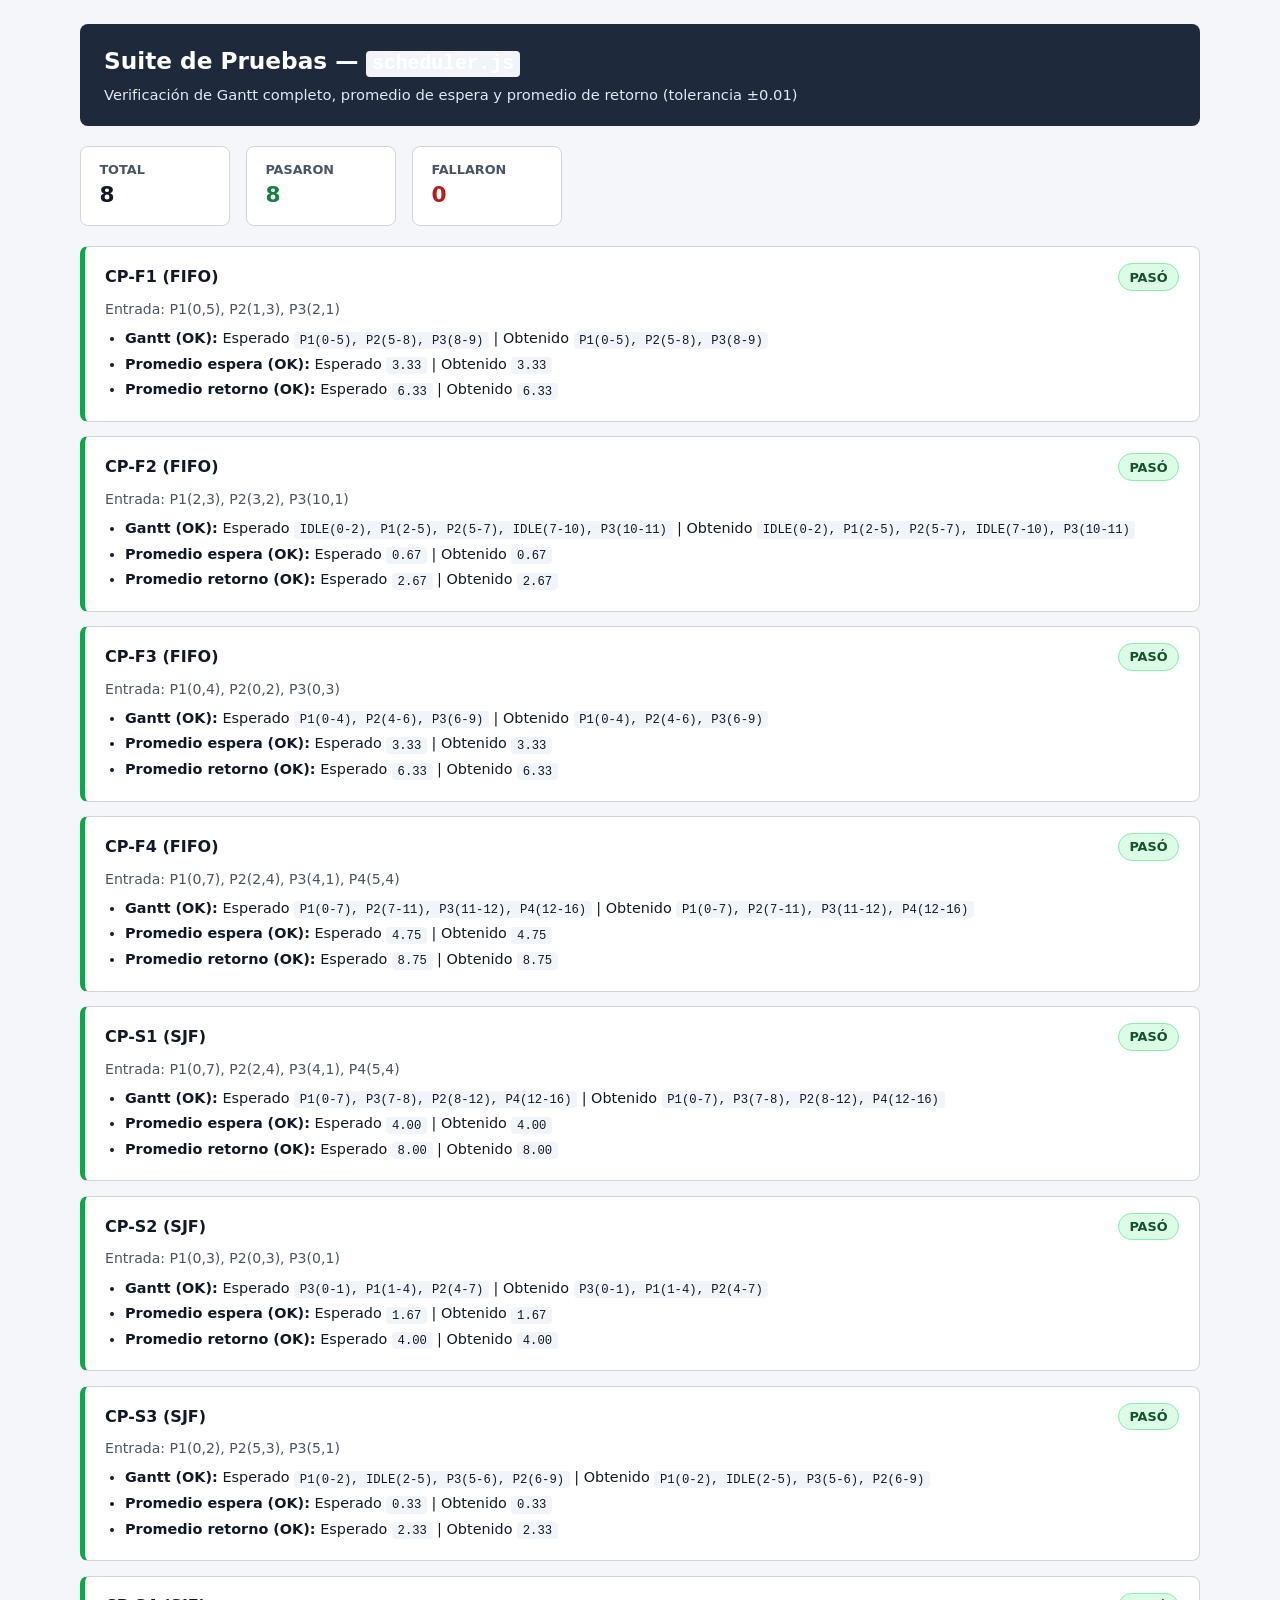
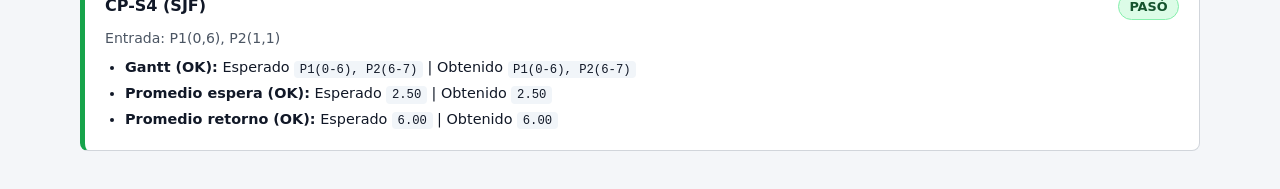
<file: gemini/tests.html>
<!DOCTYPE html>
<html lang="es">
<head>
  <meta charset="UTF-8" />
  <meta name="viewport" content="width=device-width, initial-scale=1.0" />
  <title>Pruebas Unitarias — scheduler.js</title>
  <style>
    :root {
      --bg: #f4f6f9;
      --card: #ffffff;
      --text: #111827;
      --muted: #4b5563;
      --border: #d1d5db;
      --pass-bg: #dcfce7;
      --pass-text: #14532d;
      --pass-border: #86efac;
      --fail-bg: #fee2e2;
      --fail-text: #7f1d1d;
      --fail-border: #fca5a5;
    }

    *, *::before, *::after {
      box-sizing: border-box;
    }

    body {
      margin: 0;
      font-family: system-ui, -apple-system, "Segoe UI", Roboto, sans-serif;
      background-color: var(--bg);
      color: var(--text);
      line-height: 1.5;
      padding: 1.5rem 1rem;
    }

    .container {
      max-width: 1120px;
      margin: 0 auto;
    }

    header {
      background: #1e293b;
      color: #ffffff;
      padding: 1.25rem 1.5rem;
      border-radius: 8px;
      margin-bottom: 1.25rem;
    }

    header h1 {
      margin: 0 0 0.25rem 0;
      font-size: 1.45rem;
    }

    header p {
      margin: 0;
      color: #e2e8f0;
      font-size: 0.92rem;
    }

    .summary {
      display: flex;
      gap: 1rem;
      flex-wrap: wrap;
      margin-bottom: 1.25rem;
    }

    .summary-box {
      background: var(--card);
      border: 1px solid var(--border);
      border-radius: 8px;
      padding: 0.85rem 1.15rem;
      min-width: 150px;
    }

    .summary-box span {
      display: block;
      font-size: 0.8rem;
      color: var(--muted);
      font-weight: 600;
      text-transform: uppercase;
    }

    .summary-box strong {
      font-size: 1.35rem;
    }

    .test-card {
      background: var(--card);
      border: 1px solid var(--border);
      border-radius: 8px;
      padding: 1rem 1.25rem;
      margin-bottom: 0.9rem;
    }

    .test-card.pass {
      border-left: 5px solid #16a34a;
    }

    .test-card.fail {
      border-left: 5px solid #dc2626;
      background-color: #fffafa;
    }

    .test-header {
      display: flex;
      justify-content: space-between;
      align-items: center;
      gap: 0.75rem;
      margin-bottom: 0.5rem;
    }

    .test-title {
      font-weight: 700;
      font-size: 1rem;
    }

    .status-badge {
      font-size: 0.8rem;
      font-weight: 700;
      padding: 0.2rem 0.65rem;
      border-radius: 999px;
      border: 1px solid transparent;
    }

    .status-badge.pass {
      background: var(--pass-bg);
      color: var(--pass-text);
      border-color: var(--pass-border);
    }

    .status-badge.fail {
      background: var(--fail-bg);
      color: var(--fail-text);
      border-color: var(--fail-border);
    }

    .test-meta {
      font-size: 0.88rem;
      color: var(--muted);
      margin-bottom: 0.5rem;
    }

    .checks {
      margin: 0.5rem 0 0 0;
      padding-left: 1.25rem;
      font-size: 0.9rem;
    }

    .checks li {
      margin-bottom: 0.25rem;
    }

    code {
      background: #f1f5f9;
      padding: 0.1rem 0.35rem;
      border-radius: 4px;
      font-size: 0.85em;
    }
  </style>
</head>
<body>
  <div class="container">
    <header>
      <h1>Suite de Pruebas — <code>scheduler.js</code></h1>
      <p>Verificación de Gantt completo, promedio de espera y promedio de retorno (tolerancia ±0.01)</p>
    </header>

    <section id="resumen" class="summary" aria-label="Resumen de pruebas"></section>
    <main id="resultados" aria-label="Detalle de casos de prueba"></main>
  </div>

  <script type="module">
    import { fifo, sjf } from "./scheduler.js";

    const TOLERANCIA = 0.01;

    const CASOS_DE_PRUEBA = [
      {
        id: "CP-F1",
        algoritmo: "FIFO",
        procesos: [
          { id: "P1", tiempoLlegada: 0, rafaga: 5, prioridad: 1 },
          { id: "P2", tiempoLlegada: 1, rafaga: 3, prioridad: 1 },
          { id: "P3", tiempoLlegada: 2, rafaga: 1, prioridad: 1 }
        ],
        ganttEsperado: [
          { id: "P1", inicio: 0, fin: 5 },
          { id: "P2", inicio: 5, fin: 8 },
          { id: "P3", inicio: 8, fin: 9 }
        ],
        esperaEsperada: 3.33,
        retornoEsperado: 6.33
      },
      {
        id: "CP-F2",
        algoritmo: "FIFO",
        procesos: [
          { id: "P1", tiempoLlegada: 2, rafaga: 3, prioridad: 1 },
          { id: "P2", tiempoLlegada: 3, rafaga: 2, prioridad: 1 },
          { id: "P3", tiempoLlegada: 10, rafaga: 1, prioridad: 1 }
        ],
        ganttEsperado: [
          { id: "IDLE", inicio: 0, fin: 2 },
          { id: "P1", inicio: 2, fin: 5 },
          { id: "P2", inicio: 5, fin: 7 },
          { id: "IDLE", inicio: 7, fin: 10 },
          { id: "P3", inicio: 10, fin: 11 }
        ],
        esperaEsperada: 0.67,
        retornoEsperado: 2.67
      },
      {
        id: "CP-F3",
        algoritmo: "FIFO",
        procesos: [
          { id: "P1", tiempoLlegada: 0, rafaga: 4, prioridad: 1 },
          { id: "P2", tiempoLlegada: 0, rafaga: 2, prioridad: 1 },
          { id: "P3", tiempoLlegada: 0, rafaga: 3, prioridad: 1 }
        ],
        ganttEsperado: [
          { id: "P1", inicio: 0, fin: 4 },
          { id: "P2", inicio: 4, fin: 6 },
          { id: "P3", inicio: 6, fin: 9 }
        ],
        esperaEsperada: 3.33,
        retornoEsperado: 6.33
      },
      {
        id: "CP-F4",
        algoritmo: "FIFO",
        procesos: [
          { id: "P1", tiempoLlegada: 0, rafaga: 7, prioridad: 1 },
          { id: "P2", tiempoLlegada: 2, rafaga: 4, prioridad: 1 },
          { id: "P3", tiempoLlegada: 4, rafaga: 1, prioridad: 1 },
          { id: "P4", tiempoLlegada: 5, rafaga: 4, prioridad: 1 }
        ],
        ganttEsperado: [
          { id: "P1", inicio: 0, fin: 7 },
          { id: "P2", inicio: 7, fin: 11 },
          { id: "P3", inicio: 11, fin: 12 },
          { id: "P4", inicio: 12, fin: 16 }
        ],
        esperaEsperada: 4.75,
        retornoEsperado: 8.75
      },
      {
        id: "CP-S1",
        algoritmo: "SJF",
        procesos: [
          { id: "P1", tiempoLlegada: 0, rafaga: 7, prioridad: 1 },
          { id: "P2", tiempoLlegada: 2, rafaga: 4, prioridad: 1 },
          { id: "P3", tiempoLlegada: 4, rafaga: 1, prioridad: 1 },
          { id: "P4", tiempoLlegada: 5, rafaga: 4, prioridad: 1 }
        ],
        ganttEsperado: [
          { id: "P1", inicio: 0, fin: 7 },
          { id: "P3", inicio: 7, fin: 8 },
          { id: "P2", inicio: 8, fin: 12 },
          { id: "P4", inicio: 12, fin: 16 }
        ],
        esperaEsperada: 4.0,
        retornoEsperado: 8.0
      },
      {
        id: "CP-S2",
        algoritmo: "SJF",
        procesos: [
          { id: "P1", tiempoLlegada: 0, rafaga: 3, prioridad: 1 },
          { id: "P2", tiempoLlegada: 0, rafaga: 3, prioridad: 1 },
          { id: "P3", tiempoLlegada: 0, rafaga: 1, prioridad: 1 }
        ],
        ganttEsperado: [
          { id: "P3", inicio: 0, fin: 1 },
          { id: "P1", inicio: 1, fin: 4 },
          { id: "P2", inicio: 4, fin: 7 }
        ],
        esperaEsperada: 1.67,
        retornoEsperado: 4.0
      },
      {
        id: "CP-S3",
        algoritmo: "SJF",
        procesos: [
          { id: "P1", tiempoLlegada: 0, rafaga: 2, prioridad: 1 },
          { id: "P2", tiempoLlegada: 5, rafaga: 3, prioridad: 1 },
          { id: "P3", tiempoLlegada: 5, rafaga: 1, prioridad: 1 }
        ],
        ganttEsperado: [
          { id: "P1", inicio: 0, fin: 2 },
          { id: "IDLE", inicio: 2, fin: 5 },
          { id: "P3", inicio: 5, fin: 6 },
          { id: "P2", inicio: 6, fin: 9 }
        ],
        esperaEsperada: 0.33,
        retornoEsperado: 2.33
      },
      {
        id: "CP-S4",
        algoritmo: "SJF",
        procesos: [
          { id: "P1", tiempoLlegada: 0, rafaga: 6, prioridad: 1 },
          { id: "P2", tiempoLlegada: 1, rafaga: 1, prioridad: 1 }
        ],
        ganttEsperado: [
          { id: "P1", inicio: 0, fin: 6 },
          { id: "P2", inicio: 6, fin: 7 }
        ],
        esperaEsperada: 2.5,
        retornoEsperado: 6.0
      }
    ];

    function formatearGantt(gantt) {
      return gantt.map((t) => `${t.id}(${t.inicio}-${t.fin})`).join(", ");
    }

    function compararGantt(actual, esperado) {
      if (!Array.isArray(actual) || actual.length !== esperado.length) {
        return false;
      }
      return esperado.every((esp, idx) => {
        const act = actual[idx];
        return (
          act &&
          act.id === esp.id &&
          Number(act.inicio) === esp.inicio &&
          Number(act.fin) === esp.fin
        );
      });
    }

    function dentroDeTolerancia(actual, esperado) {
      return Math.abs(Number(actual) - esperado) <= TOLERANCIA;
    }

    function ejecutarPruebas() {
      const contenedorResultados = document.getElementById("resultados");
      const contenedorResumen = document.getElementById("resumen");

      let aprobados = 0;

      CASOS_DE_PRUEBA.forEach((caso) => {
        const entradaCopia = caso.procesos.map((p) => ({ ...p }));
        const salida = caso.algoritmo === "SJF" ? sjf(entradaCopia) : fifo(entradaCopia);

        const ganttOk = compararGantt(salida.gantt, caso.ganttEsperado);
        const esperaOk = dentroDeTolerancia(salida.promedios?.espera, caso.esperaEsperada);
        const retornoOk = dentroDeTolerancia(salida.promedios?.retorno, caso.retornoEsperado);

        const todoOk = ganttOk && esperaOk && retornoOk;
        if (todoOk) aprobados++;

        const entradaTexto = caso.procesos
          .map((p) => `${p.id}(${p.tiempoLlegada},${p.rafaga})`)
          .join(", ");

        const article = document.createElement("article");
        article.className = `test-card ${todoOk ? "pass" : "fail"}`;

        article.innerHTML = `
          <div class="test-header">
            <span class="test-title">${caso.id} (${caso.algoritmo})</span>
            <span class="status-badge ${todoOk ? "pass" : "fail"}">
              ${todoOk ? "PASÓ" : "FALLÓ"}
            </span>
          </div>
          <div class="test-meta">Entrada: ${entradaTexto}</div>
          <ul class="checks">
            <li>
              <strong>Gantt (${ganttOk ? "OK" : "ERROR"}):</strong>
              Esperado <code>${formatearGantt(caso.ganttEsperado)}</code> |
              Obtenido <code>${formatearGantt(salida.gantt || [])}</code>
            </li>
            <li>
              <strong>Promedio espera (${esperaOk ? "OK" : "ERROR"}):</strong>
              Esperado <code>${caso.esperaEsperada.toFixed(2)}</code> |
              Obtenido <code>${Number(salida.promedios?.espera ?? 0).toFixed(2)}</code>
            </li>
            <li>
              <strong>Promedio retorno (${retornoOk ? "OK" : "ERROR"}):</strong>
              Esperado <code>${caso.retornoEsperado.toFixed(2)}</code> |
              Obtenido <code>${Number(salida.promedios?.retorno ?? 0).toFixed(2)}</code>
            </li>
          </ul>
        `;

        contenedorResultados.appendChild(article);
      });

      const fallidos = CASOS_DE_PRUEBA.length - aprobados;
      contenedorResumen.innerHTML = `
        <div class="summary-box">
          <span>Total</span>
          <strong>${CASOS_DE_PRUEBA.length}</strong>
        </div>
        <div class="summary-box">
          <span>Pasaron</span>
          <strong style="color: #15803d;">${aprobados}</strong>
        </div>
        <div class="summary-box">
          <span>Fallaron</span>
          <strong style="color: #b91c1c;">${fallidos}</strong>
        </div>
      `;
    }

    ejecutarPruebas();
  </script>
</body>
</html>
</file>
<file: chatgpt/styles.css>
/* ==============================
   Variables y configuración
================================= */

:root {
    --bg: #101827;
    --surface: #182335;
    --surface-light: #223148;
    --border: #34445c;

    --text: #f1f5f9;
    --text-muted: #a9b7ca;

    --primary: #3b82f6;
    --primary-hover: #2563eb;

    --success: #14b8a6;
    --warning: #f59e0b;
    --danger: #ef4444;

    --idle: #64748b;

    --radius: 12px;
}

/* ==============================
   General
================================= */

* {
    box-sizing: border-box;
}

body {
    margin: 0;
    font-family: Arial, Helvetica, sans-serif;
    background: var(--bg);
    color: var(--text);
    line-height: 1.5;
}

button,
input,
select {
    font: inherit;
}

button {
    cursor: pointer;
}

.container {
    width: min(1200px, 94%);
    margin: 30px auto;
}

.hidden {
    display: none !important;
}

/* ==============================
   Header
================================= */

.header {
    background: #17243a;
    border-bottom: 1px solid var(--border);
    padding: 24px 3%;
}

.header-content {
    width: min(1200px, 100%);
    margin: auto;

    display: flex;
    justify-content: space-between;
    align-items: center;
    gap: 20px;
}

.header h1 {
    margin: 0;
    font-size: clamp(1.4rem, 3vw, 2rem);
    color: #ffffff;
}

.header p {
    margin: 8px 0 0;
    color: var(--text-muted);
}

.header-badge {
    background: #1e3a5f;
    color: #bfdbfe;
    border: 1px solid #3b82f6;
    padding: 8px 14px;
    border-radius: 20px;
    font-weight: bold;
    white-space: nowrap;
}

/* ==============================
   Cards
================================= */

.card {
    background: var(--surface);
    border: 1px solid var(--border);
    border-radius: var(--radius);
    padding: 24px;
    margin-bottom: 24px;
    box-shadow: 0 6px 18px rgba(0, 0, 0, 0.12);
}

.section-heading {
    display: flex;
    justify-content: space-between;
    align-items: center;
    flex-wrap: wrap;
    gap: 12px;
    margin-bottom: 20px;
}

.section-heading h2 {
    margin: 0;
    font-size: 1.25rem;
}

.section-heading p {
    margin: 5px 0 0;
    color: var(--text-muted);
    font-size: 0.92rem;
}

.counter {
    background: var(--surface-light);
    color: #bfdbfe;
    border: 1px solid var(--border);
    border-radius: 20px;
    padding: 6px 12px;
    font-size: 0.85rem;
    white-space: nowrap;
}

/* ==============================
   Formulario
================================= */

.process-form {
    display: grid;
    grid-template-columns: repeat(4, minmax(120px, 1fr));
    gap: 16px;
    align-items: end;
}

.form-group {
    display: flex;
    flex-direction: column;
    gap: 8px;
}

.form-group label {
    color: #dbeafe;
    font-weight: 600;
    font-size: 0.9rem;
}

input,
select {
    width: 100%;
    min-height: 42px;
    padding: 10px 12px;

    color: var(--text);
    background: #101827;

    border: 1px solid var(--border);
    border-radius: 8px;

    outline: none;
    transition: border-color 0.2s, box-shadow 0.2s;
}

input::placeholder {
    color: #718096;
}

input:focus,
select:focus {
    border-color: var(--primary);
    box-shadow: 0 0 0 3px rgba(59, 130, 246, 0.18);
}

input:invalid {
    box-shadow: none;
}

.form-actions {
    grid-column: 1 / -1;

    display: flex;
    flex-wrap: wrap;
    gap: 10px;
}

/* ==============================
   Buttons
================================= */

.btn {
    border: none;
    border-radius: 8px;
    padding: 10px 16px;
    min-height: 42px;

    font-weight: bold;
    transition: background 0.2s, transform 0.1s;
}

.btn:active {
    transform: scale(0.98);
}

.btn-primary {
    background: var(--primary);
    color: white;
}

.btn-primary:hover {
    background: var(--primary-hover);
}

.btn-secondary {
    background: #475569;
    color: white;
}

.btn-secondary:hover {
    background: #64748b;
}

.btn-danger {
    background: #b91c1c;
    color: white;
}

.btn-danger:hover {
    background: #dc2626;
}

.btn-comparison {
    background: #6d28d9;
    color: white;
}

.btn-comparison:hover {
    background: #7c3aed;
}

.btn-small {
    padding: 6px 10px;
    min-height: 32px;
    font-size: 0.82rem;
}

/* ==============================
   Mensajes
================================= */

.message {
    margin: 16px 0;
    padding: 12px 14px;
    border-radius: 8px;
    font-size: 0.9rem;
}

.message.error {
    background: rgba(239, 68, 68, 0.12);
    border: 1px solid #ef4444;
    color: #fecaca;
}

.message.success {
    background: rgba(20, 184, 166, 0.12);
    border: 1px solid #14b8a6;
    color: #99f6e4;
}

.message.info {
    background: rgba(59, 130, 246, 0.12);
    border: 1px solid #3b82f6;
    color: #bfdbfe;
}

/* ==============================
   Tables
================================= */

.table-wrapper {
    margin-top: 20px;
    overflow-x: auto;
}

.data-table {
    width: 100%;
    border-collapse: collapse;
    min-width: 650px;
}

.data-table th,
.data-table td {
    padding: 12px 14px;
    border-bottom: 1px solid var(--border);
    text-align: left;
}

.data-table th {
    background: var(--surface-light);
    color: #dbeafe;
    font-size: 0.88rem;
}

.data-table td {
    color: #e2e8f0;
}

.data-table tbody tr:hover {
    background: rgba(59, 130, 246, 0.07);
}

.table-actions {
    display: flex;
    flex-wrap: wrap;
    gap: 8px;
}

.edit-btn {
    background: #92400e;
    color: #fef3c7;
}

.edit-btn:hover {
    background: #b45309;
}

.delete-btn {
    background: #991b1b;
    color: #fee2e2;
}

.delete-btn:hover {
    background: #b91c1c;
}

/* ==============================
   Configuración de simulación
================================= */

.simulation-controls {
    display: flex;
    justify-content: space-between;
    align-items: end;
    gap: 20px;
    flex-wrap: wrap;
}

.algorithm-group {
    flex: 1;
    min-width: 250px;
    max-width: 500px;
}

.control-buttons {
    display: flex;
    flex-wrap: wrap;
    gap: 10px;
}

/* ==============================
   Resultados
================================= */

.result-container {
    width: 100%;
    overflow-x: auto;
}

.empty-state {
    padding: 28px 16px;
    text-align: center;
    color: var(--text-muted);
    border: 1px dashed var(--border);
    border-radius: 8px;
}

/* ==============================
   Gantt
================================= */

.gantt-scroll {
    overflow-x: auto;
    padding-bottom: 12px;
}

.gantt-inner {
    min-width: 600px;
    padding: 12px 4px 6px;
}

.gantt-track {
    display: flex;
    width: 100%;
    min-height: 70px;
    overflow: hidden;
    border: 1px solid #475569;
    border-radius: 8px;
}

.gantt-segment {
    display: flex;
    justify-content: center;
    align-items: center;

    min-width: 0;
    border-right: 1px solid rgba(255, 255, 255, 0.35);

    font-weight: bold;
    font-size: 0.92rem;
    color: white;

    overflow: hidden;
    white-space: nowrap;
}

.gantt-segment:last-child {
    border-right: none;
}

.gantt-segment.idle {
    background: var(--idle);
    color: #f1f5f9;
}

.gantt-segment.process {
    background: #2563eb;
}

.gantt-segment.process:nth-child(2n) {
    background: #0d9488;
}

.gantt-segment.process:nth-child(3n) {
    background: #7c3aed;
}

.gantt-segment.process:nth-child(4n) {
    background: #b45309;
}

/* Espacio vacío que completa la escala compartida */
.gantt-segment.timeline-padding {
    background: transparent;
    border: none;
    pointer-events: none;
}

.gantt-axis {
    position: relative;
    height: 36px;
    margin-top: 8px;
    width: 100%;
}

.gantt-tick {
    position: absolute;
    transform: translateX(-50%);
    top: 0;
    color: var(--text-muted);
    font-size: 0.8rem;
}

.gantt-tick::before {
    content: "";
    position: absolute;
    top: -7px;
    left: 50%;
    height: 6px;
    border-left: 1px solid #64748b;
}

.gantt-tick.first {
    transform: translateX(0);
}

.gantt-tick.last {
    transform: translateX(-100%);
}

/* ==============================
   Comparación
================================= */

.comparison-gantt-container {
    display: flex;
    flex-direction: column;
    gap: 24px;
}

.comparison-algorithm {
    padding: 18px;
    background: #111c2d;
    border: 1px solid var(--border);
    border-radius: 10px;
}

.comparison-algorithm h3,
.comparison-metrics-wrapper h3 {
    margin: 0 0 16px;
    color: #dbeafe;
    font-size: 1.05rem;
}

.comparison-metrics-wrapper {
    margin-top: 28px;
}

.comparison-table {
    width: 100%;
    min-width: 500px;
    border-collapse: collapse;
}

.comparison-table th,
.comparison-table td {
    padding: 14px;
    text-align: center;
    border-bottom: 1px solid var(--border);
}

.comparison-table th {
    background: var(--surface-light);
    color: #dbeafe;
}

.comparison-table td:first-child,
.comparison-table th:first-child {
    text-align: left;
}

.comparison-table tbody tr:hover {
    background: rgba(59, 130, 246, 0.07);
}

.comparison-table .fifo-row {
    color: #93c5fd;
}

.comparison-table .sjf-row {
    color: #c4b5fd;
}

/* ==============================
   Cola de listos
================================= */

.queue-table {
    width: 100%;
    min-width: 500px;
    border-collapse: collapse;
}

.queue-table th,
.queue-table td {
    padding: 10px 12px;
    text-align: left;
    border-bottom: 1px solid var(--border);
}

.queue-table th {
    background: var(--surface-light);
    color: #dbeafe;
}

.queue-process {
    display: inline-block;
    background: #1e3a5f;
    color: #bfdbfe;
    border: 1px solid #3b82f6;
    padding: 4px 8px;
    border-radius: 6px;
    margin: 2px;
    font-size: 0.8rem;
    font-weight: bold;
}

.queue-empty {
    color: var(--text-muted);
    font-style: italic;
}

/* ==============================
   Métricas
================================= */

.metrics-table {
    width: 100%;
    min-width: 700px;
    border-collapse: collapse;
}

.metrics-table th,
.metrics-table td {
    padding: 12px;
    text-align: center;
    border-bottom: 1px solid var(--border);
}

.metrics-table th {
    background: var(--surface-light);
    color: #dbeafe;
}

.metrics-table td:first-child,
.metrics-table th:first-child {
    text-align: left;
}

.metrics-table .average-row {
    background: #1e3a5f;
    color: #bfdbfe;
    font-weight: bold;
}

/* ==============================
   Footer
================================= */

.footer {
    border-top: 1px solid var(--border);
    text-align: center;
    color: var(--text-muted);
    padding: 20px;
    margin-top: 40px;
    font-size: 0.85rem;
}

/* ==============================
   Responsive
================================= */

@media (max-width: 850px) {
    .process-form {
        grid-template-columns: repeat(2, minmax(120px, 1fr));
    }

    .header-content {
        align-items: flex-start;
        flex-direction: column;
    }
}

@media (max-width: 550px) {
    .container {
        width: 95%;
        margin: 18px auto;
    }

    .card {
        padding: 16px;
    }

    .process-form {
        grid-template-columns: 1fr;
    }

    .simulation-controls {
        align-items: stretch;
        flex-direction: column;
    }

    .algorithm-group {
        max-width: none;
    }

    .control-buttons {
        width: 100%;
    }

    .control-buttons .btn {
        flex: 1;
    }

    .form-actions .btn {
        width: 100%;
    }

    .header-badge {
        align-self: flex-start;
    }

    .comparison-algorithm {
        padding: 12px;
    }
}
</file>
<file: claude/styles.css>
/* ==========================================================================
   Simulador de planificación de procesos — estilos
   ========================================================================== */

:root {
  --fondo: #f3f4f6;
  --superficie: #ffffff;
  --texto: #111827;
  --texto-suave: #4b5563;
  --borde: #d1d5db;
  --borde-suave: #e5e7eb;

  --primario: #1d4ed8;
  --primario-hover: #1e40af;
  --peligro: #b91c1c;
  --peligro-hover: #991b1b;
  --exito: #047857;
  --error: #b91c1c;
  --foco: #f59e0b;

  --idle-fondo: #d1d5db;
  --idle-texto: #1f2937;

  --radio: 8px;
  --sombra: 0 1px 2px rgba(0, 0, 0, 0.06), 0 1px 3px rgba(0, 0, 0, 0.1);
}

*,
*::before,
*::after {
  box-sizing: border-box;
}

body {
  margin: 0;
  font-family: system-ui, -apple-system, "Segoe UI", Roboto, "Helvetica Neue", Arial, sans-serif;
  font-size: 16px;
  line-height: 1.5;
  color: var(--texto);
  background: var(--fondo);
}

.encabezado {
  background: #111827;
  color: #ffffff;
  padding: 1.5rem 1rem;
}

.encabezado h1 {
  margin: 0 auto 0.25rem;
  max-width: 1100px;
  font-size: 1.6rem;
}

.encabezado p {
  margin: 0 auto;
  max-width: 1100px;
  color: #d1d5db;
}

main {
  max-width: 1100px;
  margin: 0 auto;
  padding: 1.25rem 1rem 3rem;
}

.tarjeta {
  background: var(--superficie);
  border: 1px solid var(--borde-suave);
  border-radius: var(--radio);
  box-shadow: var(--sombra);
  padding: 1.25rem;
  margin-bottom: 1.25rem;
}

.tarjeta h2 {
  margin: 0 0 1rem;
  font-size: 1.25rem;
}

.sr-only {
  position: absolute;
  width: 1px;
  height: 1px;
  padding: 0;
  margin: -1px;
  overflow: hidden;
  clip: rect(0, 0, 0, 0);
  white-space: nowrap;
  border: 0;
}

/* ---------- Formulario ---------- */

fieldset {
  border: 1px solid var(--borde);
  border-radius: var(--radio);
  padding: 1rem;
  margin: 0 0 1rem;
}

legend {
  font-weight: 600;
  padding: 0 0.35rem;
}

.campos {
  display: grid;
  grid-template-columns: repeat(auto-fit, minmax(170px, 1fr));
  gap: 0.75rem 1rem;
}

.campo {
  display: flex;
  flex-direction: column;
}

label {
  font-weight: 600;
  margin-bottom: 0.25rem;
}

input,
select {
  font: inherit;
  color: var(--texto);
  background: #ffffff;
  border: 1px solid #6b7280;
  border-radius: 6px;
  padding: 0.45rem 0.6rem;
  min-height: 2.5rem;
}

input[aria-invalid="true"] {
  border-color: var(--error);
  border-width: 2px;
  background: #fef2f2;
}

.ayuda {
  margin: 0.2rem 0 0;
  font-size: 0.85rem;
  color: var(--texto-suave);
}

.error-campo {
  margin: 0.2rem 0 0;
  font-size: 0.875rem;
  font-weight: 600;
  color: var(--error);
  min-height: 0;
}

.error-campo:empty {
  display: none;
}

.acciones {
  display: flex;
  flex-wrap: wrap;
  gap: 0.5rem;
  margin-top: 1rem;
}

/* ---------- Botones ---------- */

.btn {
  font: inherit;
  font-weight: 600;
  border-radius: 6px;
  padding: 0.5rem 1rem;
  min-height: 2.5rem;
  cursor: pointer;
  border: 2px solid transparent;
}

.btn-primario {
  background: var(--primario);
  color: #ffffff;
}

.btn-primario:hover {
  background: var(--primario-hover);
}

.btn-secundario {
  background: #ffffff;
  color: var(--primario);
  border-color: var(--primario);
}

.btn-secundario:hover {
  background: #eff6ff;
}

.btn-peligro {
  background: #ffffff;
  color: var(--peligro);
  border-color: var(--peligro);
}

.btn-peligro:hover {
  background: #fef2f2;
}

.btn-pequeno {
  padding: 0.25rem 0.65rem;
  min-height: 2rem;
  font-size: 0.9rem;
}

:focus-visible {
  outline: 3px solid var(--foco);
  outline-offset: 2px;
}

/* ---------- Tablas ---------- */

.tabla-envoltura {
  overflow-x: auto;
}

.tabla {
  width: 100%;
  border-collapse: collapse;
  font-variant-numeric: tabular-nums;
}

.tabla th,
.tabla td {
  padding: 0.5rem 0.75rem;
  text-align: left;
  border-bottom: 1px solid var(--borde-suave);
  vertical-align: middle;
}

.tabla thead th {
  background: #f9fafb;
  border-bottom: 2px solid var(--borde);
  font-size: 0.9rem;
  white-space: nowrap;
}

.tabla .num {
  text-align: right;
}

.tabla tbody tr:hover {
  background: #f9fafb;
}

.tabla tr.editando {
  background: #fffbeb;
  box-shadow: inset 4px 0 0 var(--foco);
}

.tabla tfoot th,
.tabla tfoot td {
  font-weight: 700;
  border-top: 2px solid var(--borde);
  border-bottom: none;
  background: #f9fafb;
}

.celda-acciones {
  text-align: right;
  white-space: nowrap;
}

.celda-acciones .btn + .btn {
  margin-left: 0.35rem;
}

.vacio {
  margin: 0.75rem 0 0;
  color: var(--texto-suave);
  font-style: italic;
}

/* ---------- Controles de simulación ---------- */

.controles {
  display: flex;
  flex-wrap: wrap;
  align-items: flex-end;
  gap: 1rem;
}

.controles .campo {
  min-width: 280px;
  flex: 1 1 320px;
}

.controles .acciones {
  margin-top: 0;
}

.descripcion {
  color: var(--texto-suave);
  margin: 0.75rem 0 0;
}

.tarjeta > .descripcion:first-of-type {
  margin-top: 0;
  margin-bottom: 1rem;
}

.estado {
  margin: 0.75rem 0 0;
  font-weight: 600;
}

.estado:empty {
  display: none;
}

.estado.ok {
  color: var(--exito);
}

.estado.error {
  color: var(--error);
}

/* ---------- Marcas de proceso (chips) ---------- */

.chip {
  display: inline-block;
  min-width: 2.25rem;
  padding: 0.1rem 0.5rem;
  border-radius: 999px;
  font-weight: 700;
  font-size: 0.85rem;
  text-align: center;
  color: #ffffff;
  background: var(--color, #374151);
}

.chip.idle,
.segmento.idle {
  color: var(--idle-texto);
  background-color: var(--idle-fondo);
  background-image: repeating-linear-gradient(
    45deg,
    rgba(255, 255, 255, 0.45) 0 6px,
    transparent 6px 12px
  );
}

.lista-chips {
  display: flex;
  flex-wrap: wrap;
  gap: 0.3rem;
  margin: 0;
  padding: 0;
  list-style: none;
}

.cola-vacia {
  color: var(--texto-suave);
  font-style: italic;
}

/* ---------- Gantt ---------- */

.gantt-envoltura {
  overflow-x: auto;
  padding-bottom: 0.25rem;
}

.gantt {
  position: relative;
  min-width: 100%;
  padding: 0 0.75rem; /* espacio para las etiquetas de los extremos del eje */
}

.gantt-barras {
  display: flex;
  height: 56px;
  border: 1px solid #374151;
  border-radius: 4px;
  overflow: hidden;
  background: #f9fafb; /* visible tras el final cuando la escala es común y el algoritmo termina antes */
}

/* Varios Gantt con la misma escala, uno debajo del otro y con scroll horizontal compartido */
.gantt-grupo {
  display: flex;
  flex-direction: column;
  gap: 1.25rem;
  width: max-content;
  min-width: 100%;
}

.gantt-titulo {
  margin: 0 0 0.4rem;
  font-size: 1rem;
  position: sticky;
  left: 0.75rem;
  width: max-content;
}

.segmento {
  display: flex;
  align-items: center;
  justify-content: center;
  flex: 0 0 auto;
  min-width: 0;
  color: #ffffff;
  background: var(--color, #374151);
  border-right: 2px solid #ffffff;
  font-weight: 700;
  font-size: 0.95rem;
  overflow: hidden;
  white-space: nowrap;
}

.segmento:last-child {
  border-right: none;
}

.segmento.idle {
  font-weight: 600;
  font-size: 0.8rem;
  letter-spacing: 0.03em;
}

.gantt-eje {
  position: relative;
  height: 2rem;
}

.marca {
  position: absolute;
  top: 0;
  transform: translateX(-50%);
  display: flex;
  flex-direction: column;
  align-items: center;
  font-size: 0.8rem;
  color: var(--texto);
  font-variant-numeric: tabular-nums;
}

.marca::before {
  content: "";
  width: 1px;
  height: 6px;
  background: #374151;
}

.marca.limite {
  font-weight: 700;
}

.marca.limite::before {
  width: 2px;
  height: 9px;
}

.gantt-eje-titulo {
  margin: 0.15rem 0 0;
  text-align: center;
  font-size: 0.85rem;
  color: var(--texto-suave);
}

.leyenda {
  display: flex;
  flex-wrap: wrap;
  gap: 0.5rem 1rem;
  list-style: none;
  margin: 1rem 0 0;
  padding: 0;
  font-size: 0.9rem;
}

.leyenda li {
  display: flex;
  align-items: center;
  gap: 0.35rem;
}

/* ---------- Cola de listos ---------- */

.cola-envoltura {
  max-height: 420px;
  overflow-y: auto;
  border: 1px solid var(--borde-suave);
  border-radius: 6px;
}

.tabla-cola thead th {
  position: sticky;
  top: 0;
  z-index: 1;
}

.tabla-cola td.num {
  width: 6rem;
}

.tabla-cola td:nth-child(2) {
  width: 8rem;
}

.formulas {
  margin-top: 0.75rem;
}

/* ---------- Comparación ---------- */

.subtitulo {
  margin: 1.5rem 0 0.75rem;
  font-size: 1.05rem;
}

.tabla-comparacion tbody th {
  font-weight: 700;
}

.tabla-comparacion td.mejor {
  font-weight: 700;
  color: var(--exito);
  background: #ecfdf5;
}

.marca-mejor {
  display: inline-block;
  margin-left: 0.4rem;
  padding: 0 0.4rem;
  border: 1px solid var(--exito);
  border-radius: 999px;
  font-size: 0.75rem;
  font-weight: 700;
  line-height: 1.4;
  color: var(--exito);
  background: #ffffff;
  vertical-align: middle;
}

@media (max-width: 600px) {
  .encabezado h1 {
    font-size: 1.3rem;
  }

  .tarjeta {
    padding: 1rem;
  }
}
</file>
<file: gemini/styles.css>
:root {
  --bg-page: #f4f6f9;
  --bg-card: #ffffff;
  --text-primary: #111827;
  --text-secondary: #374151;
  --text-muted: #4b5563;
  --border-color: #d1d5db;
  --primary: #1d4ed8;
  --primary-hover: #1e40af;
  --secondary: #0f766e;
  --secondary-hover: #115e59;
  --danger: #b91c1c;
  --danger-bg: #fef2f2;
  --idle-bg: #e5e7eb;
  --idle-text: #1f2937;
  --focus-ring: #2563eb;
  --radius: 8px;
  --shadow: 0 1px 3px rgba(0, 0, 0, 0.1), 0 1px 2px rgba(0, 0, 0, 0.06);
}

*,
*::before,
*::after {
  box-sizing: border-box;
}

body {
  margin: 0;
  font-family: system-ui, -apple-system, "Segoe UI", Roboto, Helvetica, Arial, sans-serif;
  background-color: var(--bg-page);
  color: var(--text-primary);
  line-height: 1.5;
}

.container {
  max-width: 1120px;
  margin: 0 auto;
  padding: 0 1rem;
}

.app-header {
  background-color: #1e293b;
  color: #ffffff;
  padding: 1.5rem 0;
  margin-bottom: 1.5rem;
}

.app-header h1 {
  margin: 0 0 0.25rem 0;
  font-size: 1.65rem;
}

.app-header p {
  margin: 0;
  color: #e2e8f0;
  font-size: 0.95rem;
}

.card {
  background-color: var(--bg-card);
  border: 1px solid var(--border-color);
  border-radius: var(--radius);
  padding: 1.25rem;
  box-shadow: var(--shadow);
  margin-bottom: 1.5rem;
}

.card-header {
  display: flex;
  justify-content: space-between;
  align-items: center;
  flex-wrap: wrap;
  gap: 0.75rem;
  margin-bottom: 1rem;
}

.card h2 {
  margin: 0 0 1rem 0;
  font-size: 1.2rem;
  color: var(--text-primary);
}

.card-header h2 {
  margin: 0;
}

/* Botones */
.btn {
  display: inline-flex;
  align-items: center;
  justify-content: center;
  padding: 0.55rem 1rem;
  font-size: 0.95rem;
  font-weight: 600;
  border-radius: 6px;
  border: 1px solid transparent;
  cursor: pointer;
  transition: background-color 0.15s ease, border-color 0.15s ease;
}

.btn:focus-visible,
input:focus-visible,
select:focus-visible {
  outline: 3px solid var(--focus-ring);
  outline-offset: 2px;
}

.btn-primary {
  background-color: var(--primary);
  color: #ffffff;
}

.btn-primary:hover {
  background-color: var(--primary-hover);
}

.btn-secondary {
  background-color: var(--secondary);
  color: #ffffff;
}

.btn-secondary:hover {
  background-color: var(--secondary-hover);
}

.btn-outline {
  background-color: #ffffff;
  color: var(--text-primary);
  border-color: #6b7280;
}

.btn-outline:hover {
  background-color: #f3f4f6;
}

.btn-danger {
  background-color: #ffffff;
  color: var(--danger);
  border-color: var(--danger);
  padding: 0.35rem 0.65rem;
  font-size: 0.85rem;
}

.btn-danger:hover {
  background-color: var(--danger-bg);
}

/* Alertas */
.alert-error {
  background-color: var(--danger-bg);
  color: #7f1d1d;
  border: 1px solid #f87171;
  border-left: 4px solid var(--danger);
  padding: 0.75rem 1rem;
  border-radius: 6px;
  margin-bottom: 1rem;
  font-weight: 500;
}

/* Tablas */
.table-responsive {
  overflow-x: auto;
}

.max-h-scroll {
  max-height: 360px;
  overflow-y: auto;
}

table {
  width: 100%;
  border-collapse: collapse;
  text-align: left;
  font-size: 0.95rem;
}

th,
td {
  padding: 0.65rem 0.75rem;
  border-bottom: 1px solid var(--border-color);
}

thead th {
  background-color: #f1f5f9;
  color: var(--text-primary);
  font-weight: 700;
  border-bottom: 2px solid #94a3b8;
  position: sticky;
  top: 0;
  z-index: 1;
}

tfoot td {
  background-color: #f8fafc;
  font-weight: 700;
  border-top: 2px solid #94a3b8;
  border-bottom: none;
}

.col-acciones {
  width: 110px;
  text-align: center;
}

td.col-acciones {
  text-align: center;
}

/* Inputs de tabla */
.input-cell {
  width: 100%;
  min-width: 85px;
  padding: 0.45rem 0.55rem;
  font-size: 0.95rem;
  color: var(--text-primary);
  background-color: #ffffff;
  border: 1px solid #9ca3af;
  border-radius: 4px;
}

.input-cell.input-invalid {
  border-color: var(--danger);
  background-color: var(--danger-bg);
}

/* Barra de controles */
.controls-bar {
  display: flex;
  justify-content: space-between;
  align-items: flex-end;
  flex-wrap: wrap;
  gap: 1rem;
  margin-top: 1.25rem;
  padding-top: 1rem;
  border-top: 1px solid var(--border-color);
}

.control-group {
  display: flex;
  flex-direction: column;
  gap: 0.35rem;
}

.control-group label {
  font-weight: 600;
  font-size: 0.9rem;
  color: var(--text-secondary);
}

.control-group select {
  padding: 0.55rem 0.75rem;
  font-size: 0.95rem;
  color: var(--text-primary);
  background-color: #ffffff;
  border: 1px solid #6b7280;
  border-radius: 6px;
  min-width: 260px;
}

.control-actions {
  display: flex;
  flex-wrap: wrap;
  gap: 0.75rem;
}

/* Grid de resultados */
.resultados-grid {
  display: grid;
  grid-template-columns: 1fr 1fr;
  gap: 1.5rem;
  margin-bottom: 1.5rem;
}

.resultados-grid[hidden] {
  display: none;
}

.resultados-grid .full-width {
  grid-column: 1 / -1;
}

.resultados-grid .card {
  margin-bottom: 0;
}

@media (max-width: 820px) {
  .resultados-grid {
    grid-template-columns: 1fr;
  }
}

.badge {
  background-color: #dbeafe;
  color: #1e3a8a;
  font-weight: 700;
  font-size: 0.85rem;
  padding: 0.25rem 0.65rem;
  border-radius: 999px;
  border: 1px solid #93c5fd;
}

/* Comparación apilada */
.comparacion-gantt-stack {
  display: flex;
  flex-direction: column;
  gap: 1.25rem;
}

.gantt-fila {
  display: flex;
  flex-direction: column;
  gap: 0.4rem;
}

.gantt-subtitulo {
  margin: 0;
  font-size: 1rem;
  font-weight: 700;
  color: var(--text-secondary);
}

/* Diagrama de Gantt */
.gantt-wrapper {
  overflow-x: auto;
  padding-bottom: 0.5rem;
}

.gantt-chart {
  display: flex;
  min-width: 100%;
  height: 58px;
  border: 2px solid #334155;
  border-radius: 6px;
  overflow: hidden;
  background-color: #f8fafc;
}

.gantt-block {
  display: flex;
  flex-direction: column;
  align-items: center;
  justify-content: center;
  border-right: 1px solid rgba(15, 23, 42, 0.35);
  font-weight: 700;
  font-size: 0.95rem;
  padding: 0 4px;
  overflow: hidden;
  white-space: nowrap;
  text-overflow: ellipsis;
}

.gantt-block:last-child {
  border-right: none;
}

.gantt-block small {
  font-size: 0.75rem;
  font-weight: 500;
  opacity: 0.9;
}

.gantt-block.is-idle {
  background-color: var(--idle-bg);
  color: var(--idle-text);
  background-image: repeating-linear-gradient(
    45deg,
    transparent,
    transparent 6px,
    rgba(156, 163, 175, 0.35) 6px,
    rgba(156, 163, 175, 0.35) 12px
  );
}

.gantt-axis {
  display: flex;
  min-width: 100%;
  margin-top: 0.35rem;
  font-size: 0.82rem;
  font-weight: 600;
  color: var(--text-secondary);
}

.gantt-tick {
  position: relative;
  display: flex;
  justify-content: space-between;
}

.gantt-tick-start {
  transform: translateX(-25%);
}

.gantt-tick:first-child .gantt-tick-start {
  transform: translateX(0);
}

.gantt-tick-end {
  transform: translateX(25%);
}

.gantt-tick:last-child .gantt-tick-end {
  transform: translateX(0);
}

/* Etiquetas de cola */
.queue-pill {
  display: inline-block;
  background-color: #e2e8f0;
  color: #0f172a;
  font-weight: 600;
  font-size: 0.82rem;
  padding: 0.15rem 0.5rem;
  border-radius: 4px;
  margin-right: 0.3rem;
  margin-bottom: 0.2rem;
  border: 1px solid #cbd5e1;
}

.text-muted {
  color: var(--text-muted);
  font-style: italic;
}
</file>
